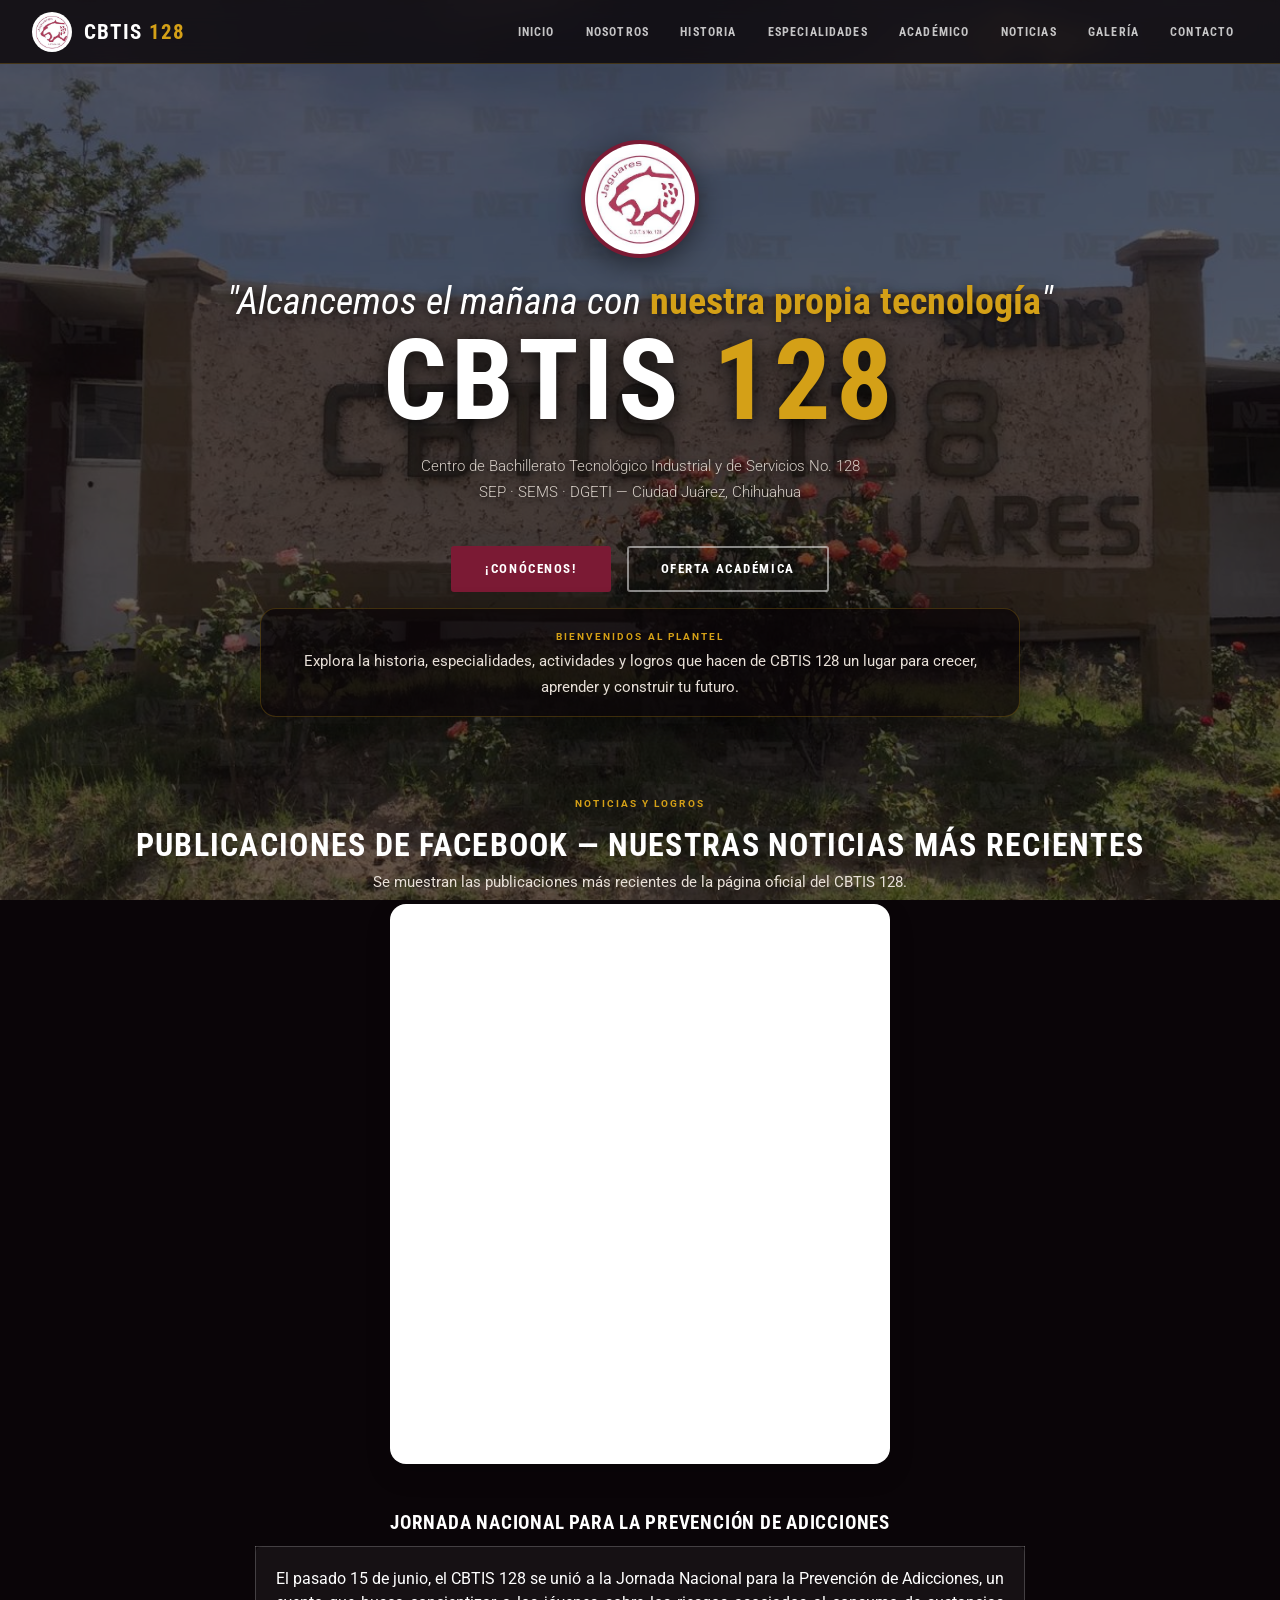
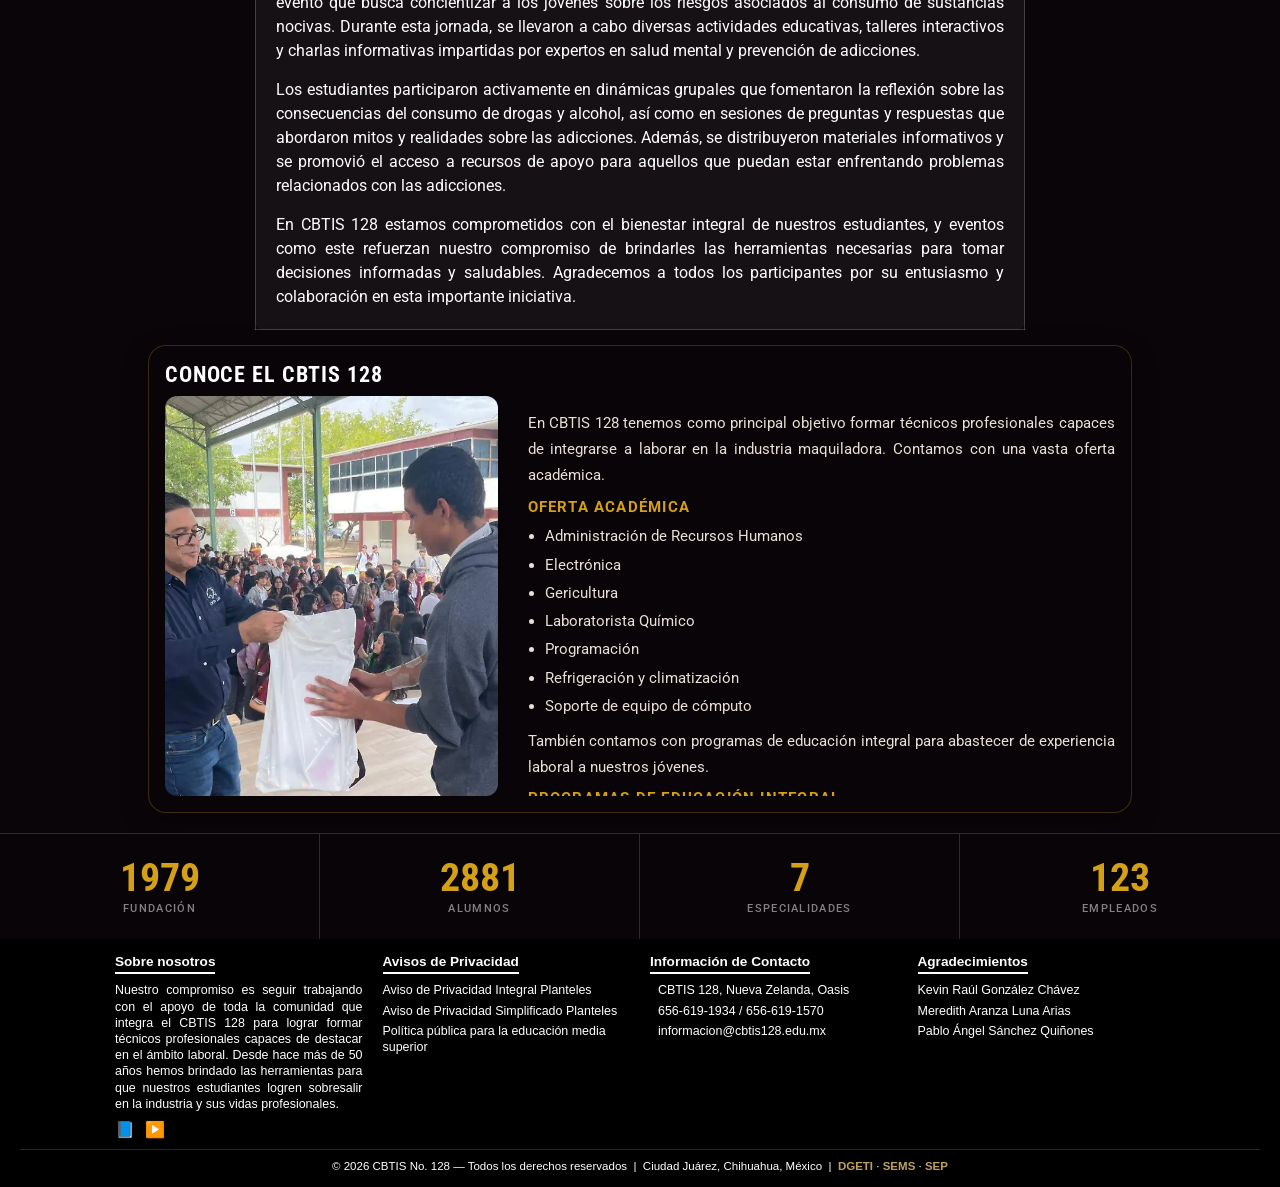
<file: index.html>
<!DOCTYPE html>
<html lang="es">
<head>
  <meta charset="UTF-8">
  <meta name="viewport" content="width=device-width, initial-scale=1.0">
  <meta name="description" content="Centro de Bachillerato Tecnológico Industrial y de Servicios No. 128 — Ciudad Juárez, Chihuahua. Formando bachilleres técnicos desde 1979.">
  <meta property="og:title" content="CBTIS No. 128 — Ciudad Juárez">
  <meta property="og:description" content="Bachillerato tecnológico bivalente con 7 especialidades técnicas. SEP · SEMS · DGETI">
  <meta property="og:type" content="website">
  <title>CBTIS No. 128 — Ciudad Juárez</title>

  
  <link rel="preconnect" href="https://fonts.googleapis.com">
  <link rel="preconnect" href="https://fonts.gstatic.com" crossorigin>
  <link href="https://fonts.googleapis.com/css2?family=Roboto:ital,wght@0,300;0,400;0,500;0,700;1,300&family=Roboto+Condensed:wght@400;700&display=swap" rel="stylesheet">
  <link rel="icon" href="logo.jpg" type="image/jpeg">

  
  <link rel="stylesheet" href="styles.css">
</head>
<body>


<div id="loader" role="status" aria-label="Cargando sitio">
  <div class="loader-ring"></div>
  <div class="loader-label">CBTIS 128</div>
</div>

<div class="watermark" aria-hidden="true"></div>


<nav id="navbar" aria-label="Navegación principal">
  <a class="nav-logo" href="index.html">
    <img class="nav-logo-img" src="logo.jpg" alt="Logo Jaguares CBTIS 128" width="40" height="40">
    <span class="nav-logo-text">CBTIS <span>128</span></span>
  </a>
  <ul class="nav-links" id="navLinks">
    <li><a href="index.html" aria-current="page">Inicio</a></li>
    <li><a href="nosotros.html">Nosotros</a></li>
    <li><a href="historia.html">Historia</a></li>
    <li><a href="especialidades.html">Especialidades</a></li>
    <li><a href="academico.html">Académico</a></li>
    <li><a href="noticias.html">Noticias</a></li>
    <li><a href="galeria.html">Galería</a></li>
    <li><a href="contacto.html">Contacto</a></li>
  </ul>
  <button id="hamburger" onclick="toggleMenu()" aria-label="Abrir menú" aria-expanded="false">
    <span></span><span></span><span></span>
  </button>
</nav>

<main id="main">

  
  <section class="page active" id="page-inicio" aria-label="Inicio">

    <div class="hero-content">
      <img class="hero-logo" src="logo.jpg" alt="Escudo institucional Jaguares CBTIS 128" width="110" height="110">
      <p class="hero-lema">"Alcancemos el mañana con <strong>nuestra propia tecnología</strong>"</p>
      <h1 class="hero-title-big">CBTIS <span>128</span></h1>
      <p class="hero-sub">
        Centro de Bachillerato Tecnológico Industrial y de Servicios No. 128<br>
        SEP · SEMS · DGETI — Ciudad Juárez, Chihuahua
      </p>
      <div class="hero-ctas">
        <a class="btn-primary" href="nosotros.html">¡Conócenos!</a>
        <a class="btn-outline" href="especialidades.html">Oferta académica</a>
      </div>
      <div class="hero-highlight">
        <span class="section-label">Bienvenidos al plantel</span>
        <p>Explora la historia, especialidades, actividades y logros que hacen de CBTIS 128 un lugar para crecer, aprender y construir tu futuro.</p>
      </div>
    </div>

    
    <div class="inner" style="padding: 2rem 2rem;">
      <div class="noticias-carrusel">
        <div class="noticias-header">
          <span class="section-label">Noticias y logros</span>
          <h2>Publicaciones de Facebook — Nuestras noticias más recientes</h2>
          <p>Se muestran las publicaciones más recientes de la página oficial del CBTIS 128.</p>
        </div>
        <div class="facebook-feed-wrap">
          <iframe
            class="facebook-feed"
            src="https://www.facebook.com/plugins/page.php?href=https%3A%2F%2Fwww.facebook.com%2Fprofile.php%3Fid%3D100075762974946&tabs=timeline&width=500&height=560&small_header=false&adapt_container_width=true&hide_cover=false&show_facepile=true&appId"
            loading="lazy"
            scrolling="no"
            frameborder="0"
            allowfullscreen="true"
            allow="autoplay; clipboard-write; encrypted-media; picture-in-picture; web-share"
            title="Publicaciones de Facebook del CBTIS 128">
          </iframe>
        </div>
      </div>
    </div>

    
    <article class="inicio-tables" aria-label="Jornada Nacional para la Prevención de Adicciones">
      <h3>Jornada Nacional para la PREVENCIÓN DE ADICCIONES</h3>
      <table class="sem-table">
        <tbody>
          <tr>
            <td>
              <p>El pasado 15 de junio, el CBTIS 128 se unió a la Jornada Nacional para la Prevención de Adicciones, un evento que busca concientizar a los jóvenes sobre los riesgos asociados al consumo de sustancias nocivas. Durante esta jornada, se llevaron a cabo diversas actividades educativas, talleres interactivos y charlas informativas impartidas por expertos en salud mental y prevención de adicciones.</p>
              <p>Los estudiantes participaron activamente en dinámicas grupales que fomentaron la reflexión sobre las consecuencias del consumo de drogas y alcohol, así como en sesiones de preguntas y respuestas que abordaron mitos y realidades sobre las adicciones. Además, se distribuyeron materiales informativos y se promovió el acceso a recursos de apoyo para aquellos que puedan estar enfrentando problemas relacionados con las adicciones.</p>
              <p>En CBTIS 128 estamos comprometidos con el bienestar integral de nuestros estudiantes, y eventos como este refuerzan nuestro compromiso de brindarles las herramientas necesarias para tomar decisiones informadas y saludables. Agradecemos a todos los participantes por su entusiasmo y colaboración en esta importante iniciativa.</p>
            </td>
          </tr>
        </tbody>
      </table>
    </article>

    
    <article class="inicio-info-card" aria-label="Información destacada del CBTIS 128">
      <h3>Conoce el CBTIS 128</h3>
      <div class="info-layout">
        <div class="info-image-zone">
          <img src="image.jpg" alt="Vista exterior del plantel CBTIS 128" loading="lazy" width="400" height="400">
        </div>
        <div class="inicio-info-scroll">
          <p>En CBTIS 128 tenemos como principal objetivo formar técnicos profesionales capaces de integrarse a laborar en la industria maquiladora. Contamos con una vasta oferta académica.</p>
          <h4>Oferta académica</h4>
          <ul>
            <li>Administración de Recursos Humanos</li>
            <li>Electrónica</li>
            <li>Gericultura</li>
            <li>Laboratorista Químico</li>
            <li>Programación</li>
            <li>Refrigeración y climatización</li>
            <li>Soporte de equipo de cómputo</li>
          </ul>
          <p>También contamos con programas de educación integral para abastecer de experiencia laboral a nuestros jóvenes.</p>
          <h4>Programas de educación integral</h4>
          <ul>
            <li>Fomento a la salud</li>
            <li>Educación Dual</li>
            <li>Prácticas Profesionales</li>
            <li>Servicio Social</li>
            <li>Bolsa de trabajo</li>
          </ul>
          <p>Desde hace más de 40 años hemos brindado las herramientas para que nuestros estudiantes logren sobresalir en la industria, pero también nuestros alumnos de las diferentes generaciones han obtenido importantes lugares en actividades deportivas, académicas, culturales y tecnológicas.</p>
          <h4>Grupos culturales</h4>
          <ul>
            <li>Banda de guerra</li>
            <li>Danza folclórica</li>
            <li>Escolta de bandera</li>
            <li>Artes</li>
            <li>Rondalla</li>
            <li>Música</li>
            <li>Teatro</li>
            <li>Declaración y oratoria</li>
            <li>Ajedrez</li>
            <li>Literatura</li>
          </ul>
          <h4>Grupos deportivos</h4>
          <ul>
            <li>Atletismo</li>
            <li>Fútbol</li>
            <li>Voleibol</li>
            <li>Béisbol</li>
            <li>Fútbol Americano</li>
          </ul>
          <p>Estamos comprometidos con la sociedad juarense. Por esto y mucho más, seguiremos alcanzando el mañana con nuestra propia tecnología. Somos Jaguares. Somos CBTIS 128.</p>
        </div>
      </div>
    </article>

   
    <div class="hero-stats" aria-label="Estadísticas del plantel">
      <div class="hstat"><span class="hstat-num">1979</span><span class="hstat-label">Fundación</span></div>
      <div class="hstat"><span class="hstat-num">2881</span><span class="hstat-label">Alumnos</span></div>
      <div class="hstat"><span class="hstat-num">7</span><span class="hstat-label">Especialidades</span></div>
      <div class="hstat"><span class="hstat-num">123</span><span class="hstat-label">Empleados</span></div>
    </div>

  </section>

</main>


<footer class="site-footer">
  <div class="footer-container">
    <div class="footer-column">
      <h3>Sobre nosotros</h3>
      <p>Nuestro compromiso es seguir trabajando con el apoyo de toda la comunidad que integra el CBTIS 128 para lograr formar técnicos profesionales capaces de destacar en el ámbito laboral. Desde hace más de 50 años hemos brindado las herramientas para que nuestros estudiantes logren sobresalir en la industria y sus vidas profesionales.</p>
      <div class="footer-socials">
        <a href="https://www.facebook.com/profile.php?id=100075762974946" target="_blank" rel="noopener noreferrer" class="social-icon" aria-label="Facebook del CBTIS 128">📘</a>
        <a href="#" target="_blank" rel="noopener noreferrer" class="social-icon" aria-label="YouTube del CBTIS 128">▶️</a>
      </div>
    </div>
    <div class="footer-column">
      <h3>Avisos de Privacidad</h3>
      <ul>
        <li><a href="#">Aviso de Privacidad Integral Planteles</a></li>
        <li><a href="#">Aviso de Privacidad Simplificado Planteles</a></li>
        <li><a href="#">Política pública para la educación media superior</a></li>
      </ul>
    </div>
    <div class="footer-column">
      <h3>Información de Contacto</h3>
      <ul class="contact-info">
        <li><span aria-hidden="true"></span> CBTIS 128, Nueva Zelanda, Oasis</li>
        <li><span aria-hidden="true"></span> 656-619-1934 / 656-619-1570</li>
        <li><span aria-hidden="true"></span> informacion@cbtis128.edu.mx</li>
      </ul>
    </div>
    <div class="footer-column">
      <h3>Agradecimientos</h3>
      <ul>
        <li>Kevin Raúl González Chávez</li>
        <li>Meredith Aranza Luna Arias</li>
        <li>Pablo Ángel Sánchez Quiñones</li>
      </ul>
    </div>
  </div>
  <div class="footer-bottom">
    <p>© 2026 CBTIS No. 128 — Todos los derechos reservados &nbsp;|&nbsp; Ciudad Juárez, Chihuahua, México &nbsp;|&nbsp;
    <a href="https://www.dgeti.sep.gob.mx" target="_blank" rel="noopener noreferrer">DGETI</a> ·
    <a href="https://www.sems.gob.mx" target="_blank" rel="noopener noreferrer">SEMS</a> ·
    <a href="https://www.gob.mx/sep" target="_blank" rel="noopener noreferrer">SEP</a></p>
  </div>
</footer>

<div id="toast" role="alert" aria-live="polite"></div>


<script src="script.js"></script>

</body>
</html>
</file>
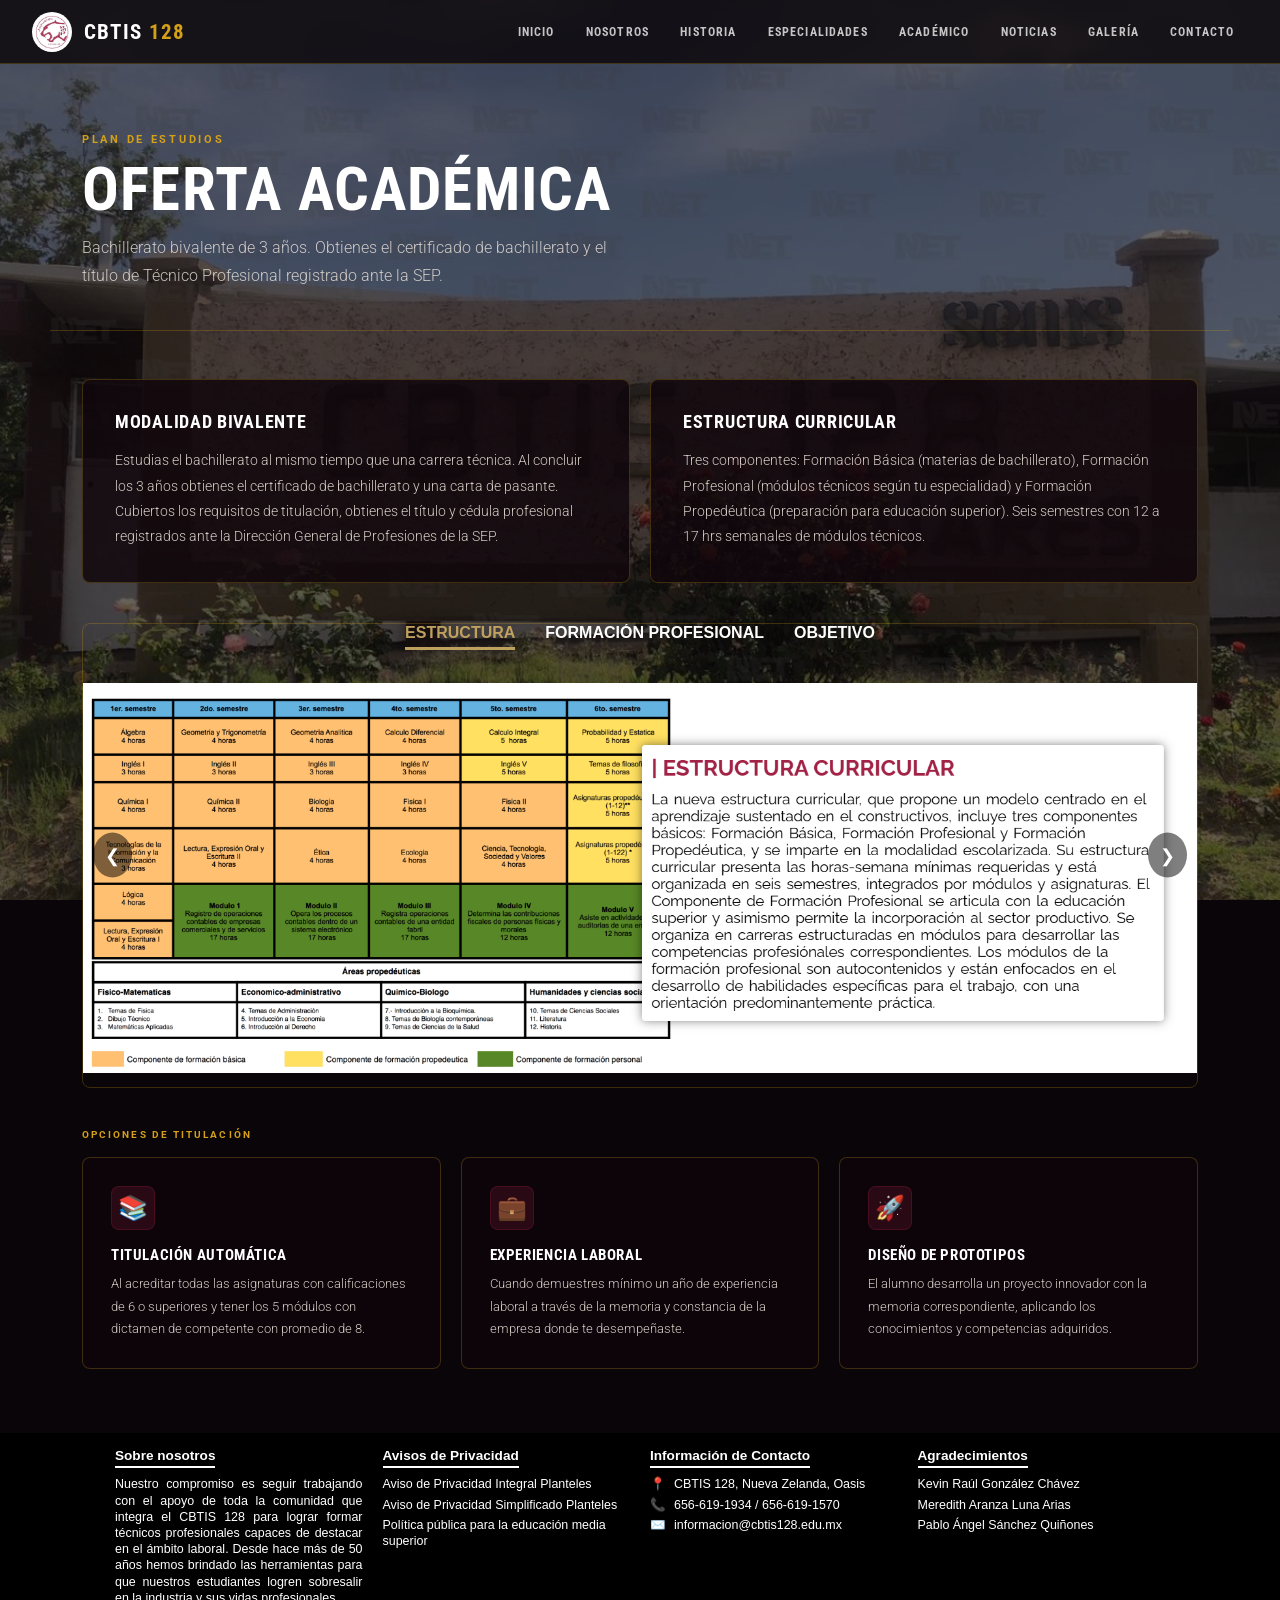
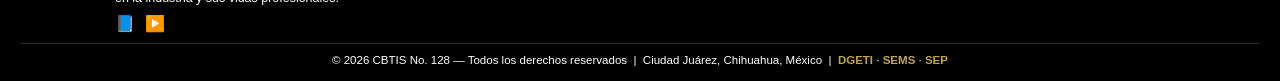
<file: academico.html>
<!DOCTYPE html>
<html lang="es">
<head>
  <meta charset="UTF-8">
  <meta name="viewport" content="width=device-width, initial-scale=1.0">
  <meta name="description" content="Centro de Bachillerato Tecnológico Industrial y de Servicios No. 128 — Ciudad Juárez, Chihuahua. Formando bachilleres técnicos desde 1979.">
  <meta property="og:title" content="CBTIS No. 128 — Ciudad Juárez">
  <meta property="og:description" content="Bachillerato tecnológico bivalente con 7 especialidades técnicas. SEP · SEMS · DGETI">
  <meta property="og:type" content="website">
  <title>CBTIS No. 128 — Oferta Académica</title>

  <link rel="preconnect" href="https://fonts.googleapis.com">
  <link rel="preconnect" href="https://fonts.gstatic.com" crossorigin>
  <link href="https://fonts.googleapis.com/css2?family=Roboto:ital,wght@0,300;0,400;0,500;0,700;1,300&family=Roboto+Condensed:wght@400;700&display=swap" rel="stylesheet">
  <link rel="stylesheet" href="styles.css">
  <link rel="icon" href="logo.jpg" type="image/jpeg">
</head>
<body>

<div id="loader" role="status" aria-label="Cargando sitio">
  <div class="loader-ring"></div>
  <div class="loader-label">CBTIS 128</div>
</div>

<div class="watermark" aria-hidden="true"></div>

<nav id="navbar" aria-label="Navegación principal">
  <a class="nav-logo" href="index.html">
    <img class="nav-logo-img" src="logo.jpg" alt="Logo Jaguares CBTIS 128" width="40" height="40">
    <span class="nav-logo-text">CBTIS <span>128</span></span>
  </a>
  <ul class="nav-links" id="navLinks">
    <li><a href="index.html">Inicio</a></li>
    <li><a href="nosotros.html">Nosotros</a></li>
    <li><a href="historia.html">Historia</a></li>
    <li><a href="especialidades.html">Especialidades</a></li>
    <li><a href="academico.html" aria-current="page">Académico</a></li>
    <li><a href="noticias.html">Noticias</a></li>
    <li><a href="galeria.html">Galería</a></li>
    <li><a href="contacto.html">Contacto</a></li>
  </ul>
  <button id="hamburger" onclick="toggleMenu()" aria-label="Abrir menú" aria-expanded="false">
    <span></span><span></span><span></span>
  </button>
</nav>

<main id="main">
  <section class="page active" id="page-academico" aria-label="Oferta Académica">
    <div class="page-header">
      <span class="page-eyebrow">Plan de estudios</span>
      <h2 class="page-title">Oferta Académica</h2>
      <p class="page-lead">Bachillerato bivalente de 3 años. Obtienes el certificado de bachillerato y el título de Técnico Profesional registrado ante la SEP.</p>
    </div>
    <div class="inner" style="padding-bottom:4rem">
      <div class="academico-layout">
        <div class="info-block">
          <h3>Modalidad bivalente</h3>
          <p>Estudias el bachillerato al mismo tiempo que una carrera técnica. Al concluir los 3 años obtienes el certificado de bachillerato y una carta de pasante. Cubiertos los requisitos de titulación, obtienes el título y cédula profesional registrados ante la Dirección General de Profesiones de la SEP.</p>
        </div>
        <div class="info-block">
          <h3>Estructura curricular</h3>
          <p>Tres componentes: Formación Básica (materias de bachillerato), Formación Profesional (módulos técnicos según tu especialidad) y Formación Propedéutica (preparación para educación superior). Seis semestres con 12 a 17 hrs semanales de módulos técnicos.</p>
        </div>
      </div>

      <span class="section-label"></span>
      <div class="sem-wrap">
        <div class="css-carousel">
          <input type="radio" name="carousel-control" id="slide-1" checked>
          <input type="radio" name="carousel-control" id="slide-2">
          <input type="radio" name="carousel-control" id="slide-3">
          <div class="tabs-carousel-nav">
            <label for="slide-1" class="tab-btn btn-obj">ESTRUCTURA</label>
            <label for="slide-2" class="tab-btn btn-est">FORMACIÓN PROFESIONAL</label>
            <label for="slide-3" class="tab-btn btn-form">OBJETIVO</label>
          </div>
          <div class="slides-container">
            <div class="slide"><img src="plan.jpg"     alt="Estructura del plan de estudios" loading="lazy"></div>
            <div class="slide"><img src="forma.jpg"    alt="Formación profesional" loading="lazy"></div>
            <div class="slide"><img src="proyecto.jpg" alt="Objetivo del proyecto educativo" loading="lazy"></div>
          </div>
          <div class="carousel-nav">
            <div class="nav-set set-1">
              <label for="slide-3" class="arrow prev" aria-label="Anterior">&#10094;</label>
              <label for="slide-2" class="arrow next" aria-label="Siguiente">&#10095;</label>
            </div>
            <div class="nav-set set-2">
              <label for="slide-1" class="arrow prev" aria-label="Anterior">&#10094;</label>
              <label for="slide-3" class="arrow next" aria-label="Siguiente">&#10095;</label>
            </div>
            <div class="nav-set set-3">
              <label for="slide-2" class="arrow prev" aria-label="Anterior">&#10094;</label>
              <label for="slide-1" class="arrow next" aria-label="Siguiente">&#10095;</label>
            </div>
          </div>
        </div>
      </div>

      <span class="section-label" style="margin-top:2.5rem; display:block">Opciones de titulación</span>
      <div class="tit-cards">
        <div class="tit-card"><div class="tit-icon" aria-hidden="true">📚</div><h4>Titulación Automática</h4><p>Al acreditar todas las asignaturas con calificaciones de 6 o superiores y tener los 5 módulos con dictamen de competente con promedio de 8.</p></div>
        <div class="tit-card"><div class="tit-icon" aria-hidden="true">💼</div><h4>Experiencia Laboral</h4><p>Cuando demuestres mínimo un año de experiencia laboral a través de la memoria y constancia de la empresa donde te desempeñaste.</p></div>
        <div class="tit-card"><div class="tit-icon" aria-hidden="true">🚀</div><h4>Diseño de Prototipos</h4><p>El alumno desarrolla un proyecto innovador con la memoria correspondiente, aplicando los conocimientos y competencias adquiridos.</p></div>
      </div>
    </div>
  </section>
</main>

<footer class="site-footer">
  <div class="footer-container">
    <div class="footer-column">
      <h3>Sobre nosotros</h3>
      <p>Nuestro compromiso es seguir trabajando con el apoyo de toda la comunidad que integra el CBTIS 128 para lograr formar técnicos profesionales capaces de destacar en el ámbito laboral. Desde hace más de 50 años hemos brindado las herramientas para que nuestros estudiantes logren sobresalir en la industria y sus vidas profesionales.</p>
      <div class="footer-socials">
        <a href="https://www.facebook.com/profile.php?id=100075762974946" target="_blank" rel="noopener noreferrer" class="social-icon" aria-label="Facebook del CBTIS 128">📘</a>
        <a href="#" target="_blank" rel="noopener noreferrer" class="social-icon" aria-label="YouTube del CBTIS 128">▶️</a>
      </div>
    </div>
    <div class="footer-column">
      <h3>Avisos de Privacidad</h3>
      <ul>
        <li><a href="#">Aviso de Privacidad Integral Planteles</a></li>
        <li><a href="#">Aviso de Privacidad Simplificado Planteles</a></li>
        <li><a href="#">Política pública para la educación media superior</a></li>
      </ul>
    </div>
    <div class="footer-column">
      <h3>Información de Contacto</h3>
      <ul class="contact-info">
        <li><span aria-hidden="true">📍</span> CBTIS 128, Nueva Zelanda, Oasis</li>
        <li><span aria-hidden="true">📞</span> 656-619-1934 / 656-619-1570</li>
        <li><span aria-hidden="true">✉️</span> informacion@cbtis128.edu.mx</li>
      </ul>
    </div>
    <div class="footer-column">
      <h3>Agradecimientos</h3>
      <ul>
        <li>Kevin Raúl González Chávez</li>
        <li>Meredith Aranza Luna Arias</li>
        <li>Pablo Ángel Sánchez Quiñones</li>
      </ul>
    </div>
  </div>
  <div class="footer-bottom">
    <p>© 2026 CBTIS No. 128 — Todos los derechos reservados &nbsp;|&nbsp; Ciudad Juárez, Chihuahua, México &nbsp;|&nbsp;
    <a href="https://www.dgeti.sep.gob.mx" target="_blank" rel="noopener noreferrer">DGETI</a> ·
    <a href="https://www.sems.gob.mx" target="_blank" rel="noopener noreferrer">SEMS</a> ·
    <a href="https://www.gob.mx/sep" target="_blank" rel="noopener noreferrer">SEP</a></p>
  </div>
</footer>

<div id="toast" role="alert" aria-live="polite"></div>
<script src="script.js"></script>

</body>
</html>
</file>
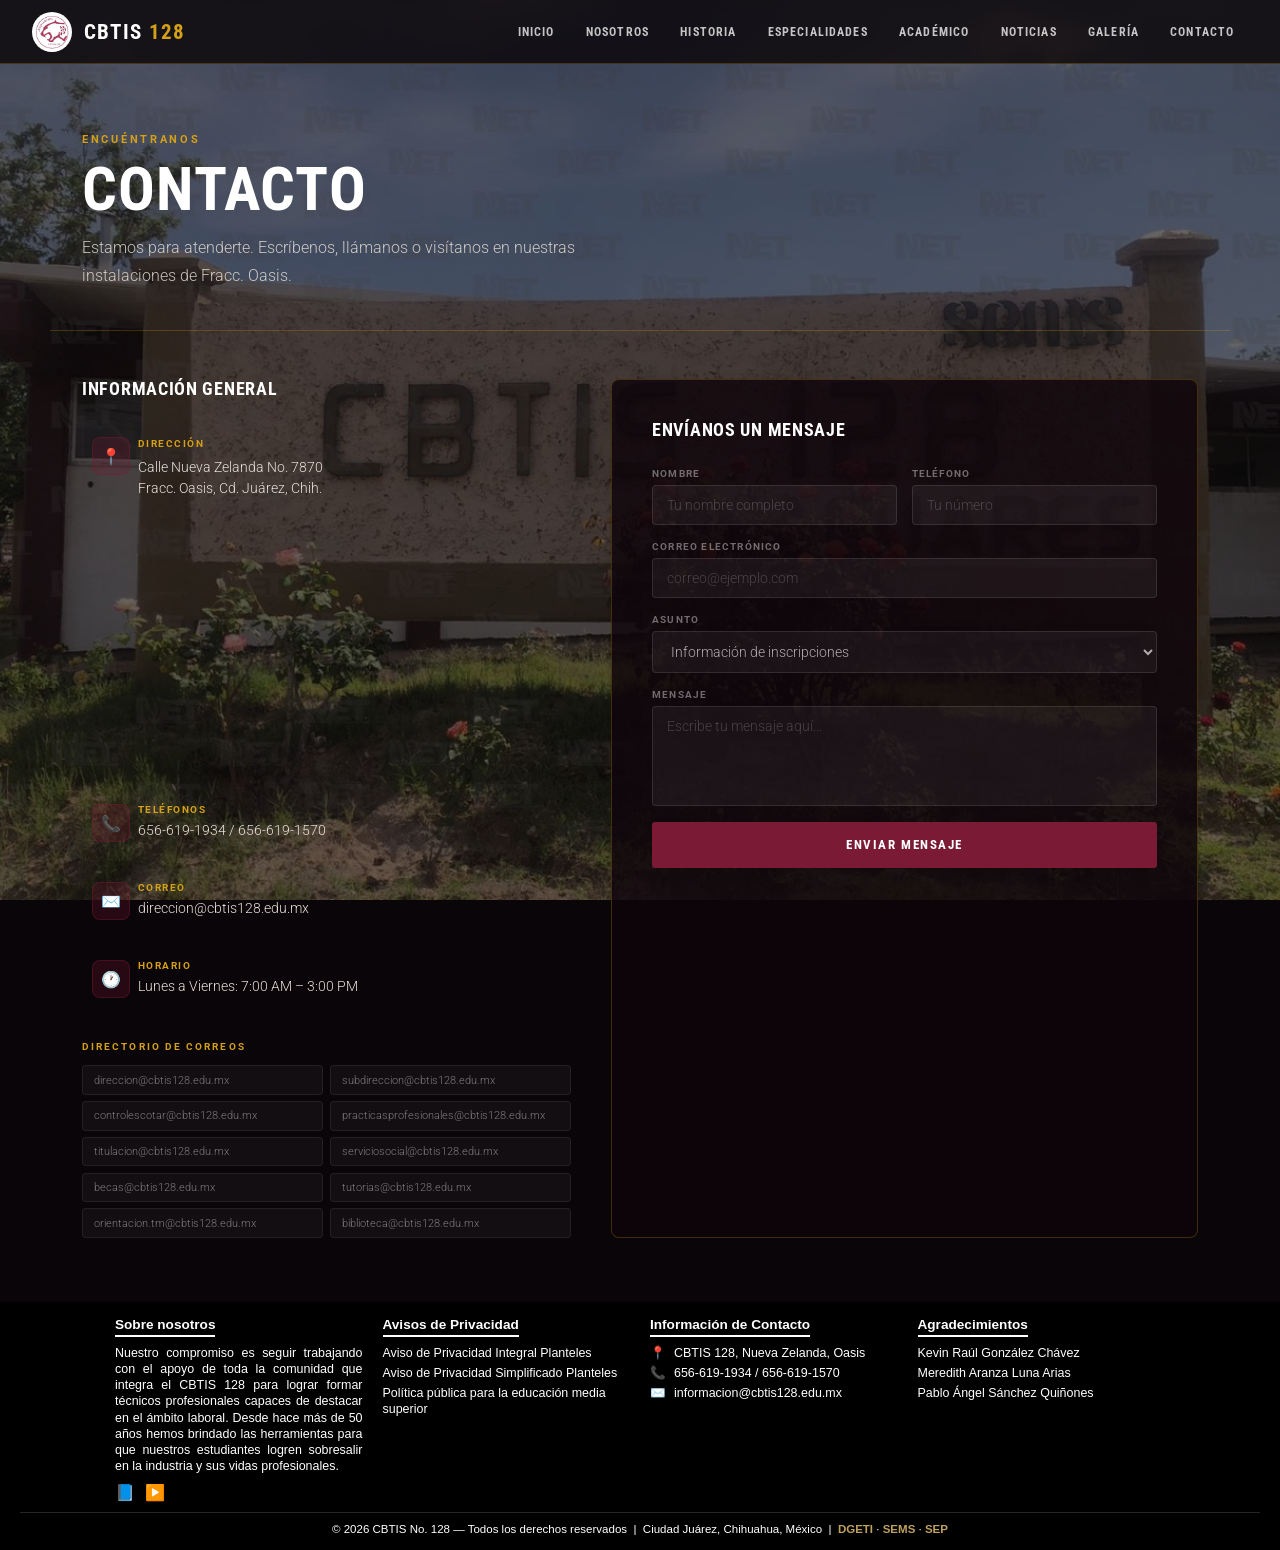
<file: contacto.html>
<!DOCTYPE html>
<html lang="es">
<head>
  <meta charset="UTF-8">
  <meta name="viewport" content="width=device-width, initial-scale=1.0">
  <meta name="description" content="Centro de Bachillerato Tecnológico Industrial y de Servicios No. 128 — Ciudad Juárez, Chihuahua. Formando bachilleres técnicos desde 1979.">
  <meta property="og:title" content="CBTIS No. 128 — Ciudad Juárez">
  <meta property="og:description" content="Bachillerato tecnológico bivalente con 7 especialidades técnicas. SEP · SEMS · DGETI">
  <meta property="og:type" content="website">
  <title>CBTIS No. 128 — Contacto</title>

  <link rel="preconnect" href="https://fonts.googleapis.com">
  <link rel="preconnect" href="https://fonts.gstatic.com" crossorigin>
  <link href="https://fonts.googleapis.com/css2?family=Roboto:ital,wght@0,300;0,400;0,500;0,700;1,300&family=Roboto+Condensed:wght@400;700&display=swap" rel="stylesheet">
  <link rel="stylesheet" href="styles.css">
  <link rel="icon" href="logo.jpg" type="image/jpeg">
</head>
<body>

<div id="loader" role="status" aria-label="Cargando sitio">
  <div class="loader-ring"></div>
  <div class="loader-label">CBTIS 128</div>
</div>

<div class="watermark" aria-hidden="true"></div>

<nav id="navbar" aria-label="Navegación principal">
  <a class="nav-logo" href="index.html">
    <img class="nav-logo-img" src="logo.jpg" alt="Logo Jaguares CBTIS 128" width="40" height="40">
    <span class="nav-logo-text">CBTIS <span>128</span></span>
  </a>
  <ul class="nav-links" id="navLinks">
    <li><a href="index.html">Inicio</a></li>
    <li><a href="nosotros.html">Nosotros</a></li>
    <li><a href="historia.html">Historia</a></li>
    <li><a href="especialidades.html">Especialidades</a></li>
    <li><a href="academico.html">Académico</a></li>
    <li><a href="noticias.html">Noticias</a></li>
    <li><a href="galeria.html">Galería</a></li>
    <li><a href="contacto.html" aria-current="page">Contacto</a></li>
  </ul>
  <button id="hamburger" onclick="toggleMenu()" aria-label="Abrir menú" aria-expanded="false">
    <span></span><span></span><span></span>
  </button>
</nav>

<main id="main">
  <section class="page active" id="page-contacto" aria-label="Contacto">
    <div class="page-header">
      <span class="page-eyebrow">Encuéntranos</span>
      <h2 class="page-title">Contacto</h2>
      <p class="page-lead">Estamos para atenderte. Escríbenos, llámanos o visítanos en nuestras instalaciones de Fracc. Oasis.</p>
    </div>
    <div class="inner" style="padding-bottom:4rem">
      <div class="contacto-layout">
        <div class="contact-info">
          <h3>Información general</h3>
          <ul class="c-list">
            <li class="c-item">
              <div class="c-icon" aria-hidden="true">📍</div>
              <div style="width:100%">
                <a href="https://www.google.com/maps/search/?api=1&query=CBTIS+128+Ciudad+Juarez" target="_blank" rel="noopener noreferrer" aria-label="Ver ubicación en Google Maps">
                  <div style="margin-bottom:15px;cursor:pointer">
                    <strong>Dirección</strong>
                    <p style="margin:5px 0 0 0">Calle Nueva Zelanda No. 7870<br>Fracc. Oasis, Cd. Juárez, Chih.</p>
                  </div>
                </a>
                <iframe
                  src="https://maps.google.com/maps?q=CBTIS%20128%20Ciudad%20Juarez&t=&z=15&ie=UTF8&iwloc=&output=embed"
                  width="100%" height="250"
                  style="border:0;border-radius:8px;display:block"
                  loading="lazy"
                  allowfullscreen
                  referrerpolicy="no-referrer-when-downgrade"
                  title="Mapa de ubicación del CBTIS 128">
                </iframe>
              </div>
            </li>
            <li class="c-item">
              <div class="c-icon" aria-hidden="true">📞</div>
              <div><strong>Teléfonos</strong><p><a href="tel:6566191934">656-619-1934</a> / <a href="tel:6566191570">656-619-1570</a></p></div>
            </li>
            <li class="c-item">
              <div class="c-icon" aria-hidden="true">✉️</div>
              <div><strong>Correo</strong><p><a href="mailto:direccion@cbtis128.edu.mx">direccion@cbtis128.edu.mx</a></p></div>
            </li>
            <li class="c-item">
              <div class="c-icon" aria-hidden="true">🕐</div>
              <div><strong>Horario</strong><p>Lunes a Viernes: 7:00 AM – 3:00 PM</p></div>
            </li>
          </ul>
          <span class="dir-title">Directorio de correos</span>
          <div class="dir-list">
            <div class="dir-tag">direccion@cbtis128.edu.mx</div>
            <div class="dir-tag">subdireccion@cbtis128.edu.mx</div>
            <div class="dir-tag">controlescotar@cbtis128.edu.mx</div>
            <div class="dir-tag">practicasprofesionales@cbtis128.edu.mx</div>
            <div class="dir-tag">titulacion@cbtis128.edu.mx</div>
            <div class="dir-tag">serviciosocial@cbtis128.edu.mx</div>
            <div class="dir-tag">becas@cbtis128.edu.mx</div>
            <div class="dir-tag">tutorias@cbtis128.edu.mx</div>
            <div class="dir-tag">orientacion.tm@cbtis128.edu.mx</div>
            <div class="dir-tag">biblioteca@cbtis128.edu.mx</div>
          </div>
        </div>

        <div class="contact-form-wrap">
          <h3>Envíanos un mensaje</h3>
          <div class="form-grid">
            <div class="fg"><label for="fn">Nombre</label><input type="text" id="fn" placeholder="Tu nombre completo" autocomplete="name"></div>
            <div class="fg"><label for="ftel">Teléfono</label><input type="tel" id="ftel" placeholder="Tu número" autocomplete="tel"></div>
            <div class="fg full"><label for="fe">Correo electrónico</label><input type="email" id="fe" placeholder="correo@ejemplo.com" autocomplete="email"></div>
            <div class="fg full">
              <label for="fas">Asunto</label>
              <select id="fas">
                <option>Información de inscripciones</option>
                <option>Oferta educativa</option>
                <option>Servicios escolares</option>
                <option>Becas y apoyos</option>
                <option>Otro</option>
              </select>
            </div>
            <div class="fg full"><label for="fmsg">Mensaje</label><textarea id="fmsg" placeholder="Escribe tu mensaje aquí..."></textarea></div>
            <div class="fg full">
              <button class="btn-primary" style="width:100%;justify-content:center" onclick="handleContact()">Enviar mensaje</button>
            </div>
          </div>
        </div>
      </div>
    </div>
  </section>
</main>

<footer class="site-footer">
  <div class="footer-container">
    <div class="footer-column">
      <h3>Sobre nosotros</h3>
      <p>Nuestro compromiso es seguir trabajando con el apoyo de toda la comunidad que integra el CBTIS 128 para lograr formar técnicos profesionales capaces de destacar en el ámbito laboral. Desde hace más de 50 años hemos brindado las herramientas para que nuestros estudiantes logren sobresalir en la industria y sus vidas profesionales.</p>
      <div class="footer-socials">
        <a href="https://www.facebook.com/profile.php?id=100075762974946" target="_blank" rel="noopener noreferrer" class="social-icon" aria-label="Facebook del CBTIS 128">📘</a>
        <a href="#" target="_blank" rel="noopener noreferrer" class="social-icon" aria-label="YouTube del CBTIS 128">▶️</a>
      </div>
    </div>
    <div class="footer-column">
      <h3>Avisos de Privacidad</h3>
      <ul>
        <li><a href="#">Aviso de Privacidad Integral Planteles</a></li>
        <li><a href="#">Aviso de Privacidad Simplificado Planteles</a></li>
        <li><a href="#">Política pública para la educación media superior</a></li>
      </ul>
    </div>
    <div class="footer-column">
      <h3>Información de Contacto</h3>
      <ul class="contact-info">
        <li><span aria-hidden="true">📍</span> CBTIS 128, Nueva Zelanda, Oasis</li>
        <li><span aria-hidden="true">📞</span> 656-619-1934 / 656-619-1570</li>
        <li><span aria-hidden="true">✉️</span> informacion@cbtis128.edu.mx</li>
      </ul>
    </div>
    <div class="footer-column">
      <h3>Agradecimientos</h3>
      <ul>
        <li>Kevin Raúl González Chávez</li>
        <li>Meredith Aranza Luna Arias</li>
        <li>Pablo Ángel Sánchez Quiñones</li>
      </ul>
    </div>
  </div>
  <div class="footer-bottom">
    <p>© 2026 CBTIS No. 128 — Todos los derechos reservados &nbsp;|&nbsp; Ciudad Juárez, Chihuahua, México &nbsp;|&nbsp;
    <a href="https://www.dgeti.sep.gob.mx" target="_blank" rel="noopener noreferrer">DGETI</a> ·
    <a href="https://www.sems.gob.mx" target="_blank" rel="noopener noreferrer">SEMS</a> ·
    <a href="https://www.gob.mx/sep" target="_blank" rel="noopener noreferrer">SEP</a></p>
  </div>
</footer>

<div id="toast" role="alert" aria-live="polite"></div>
<script src="script.js"></script>

</body>
</html>
</file>
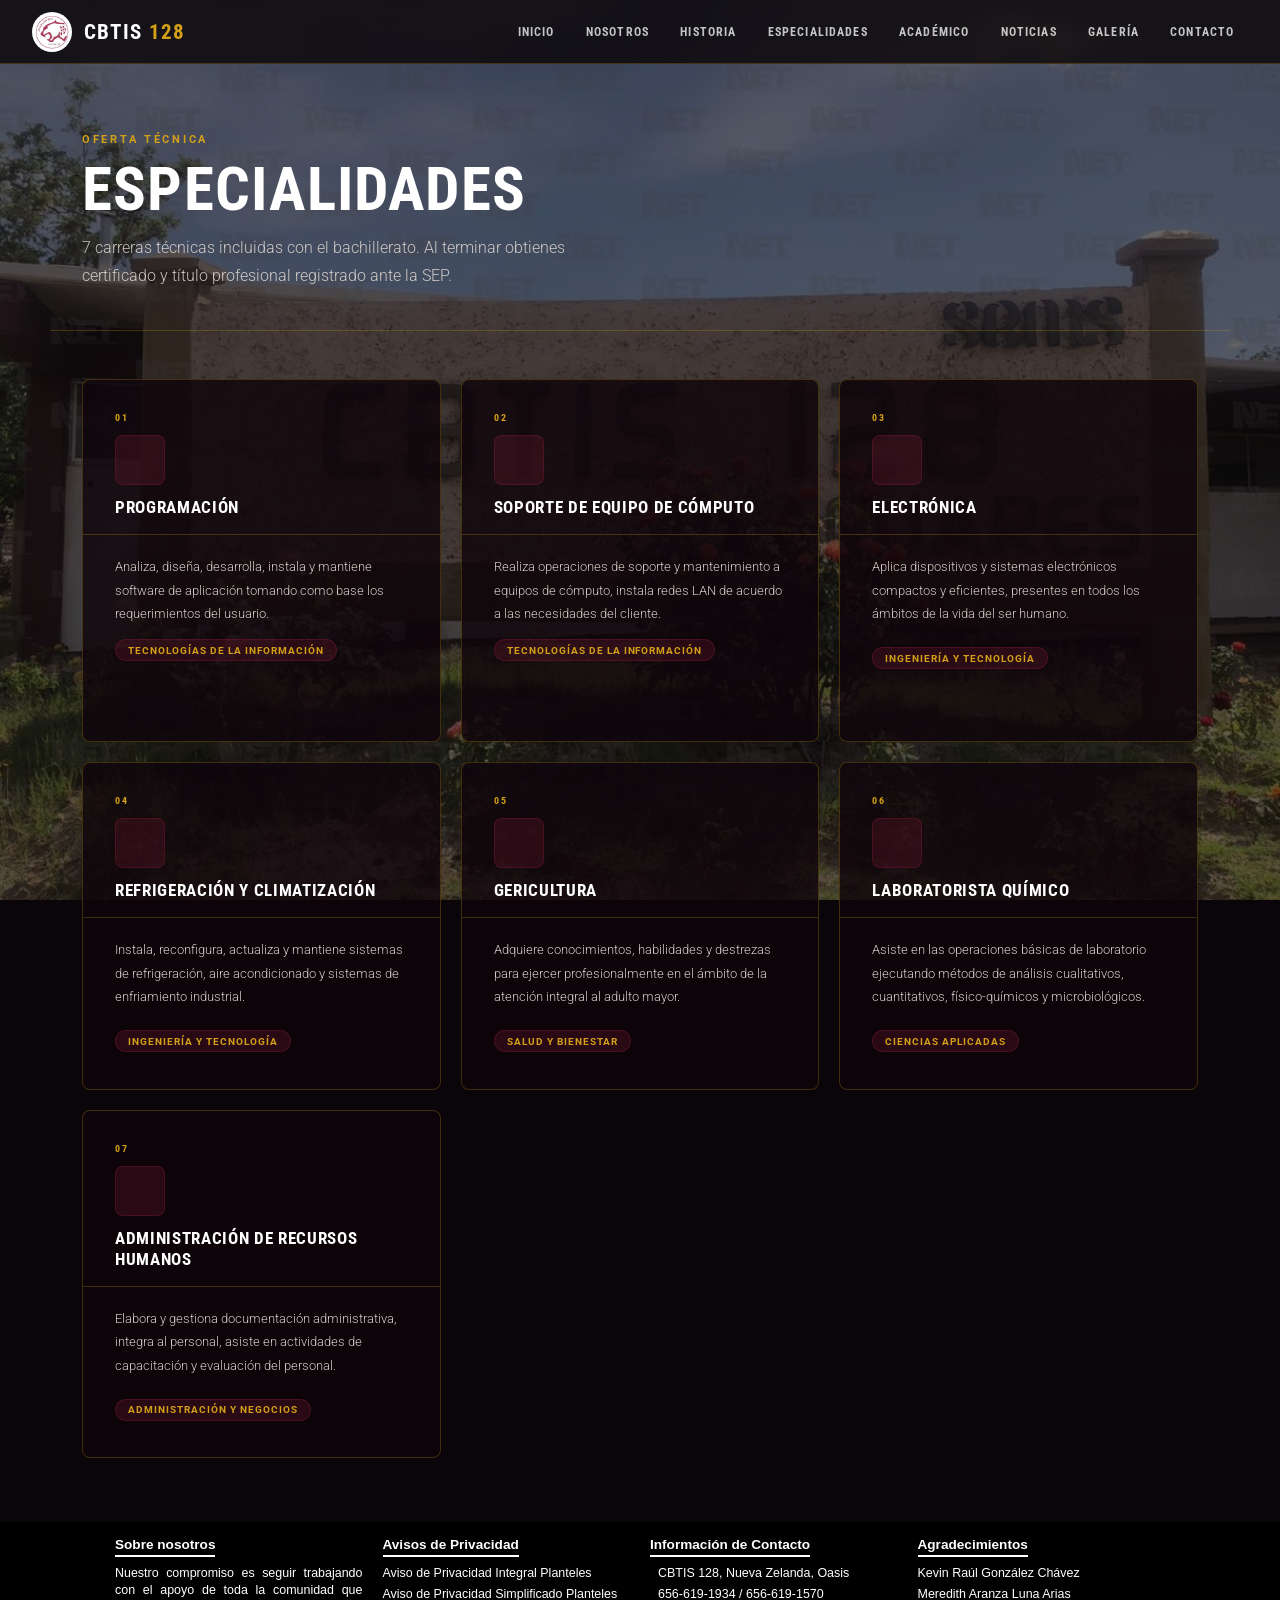
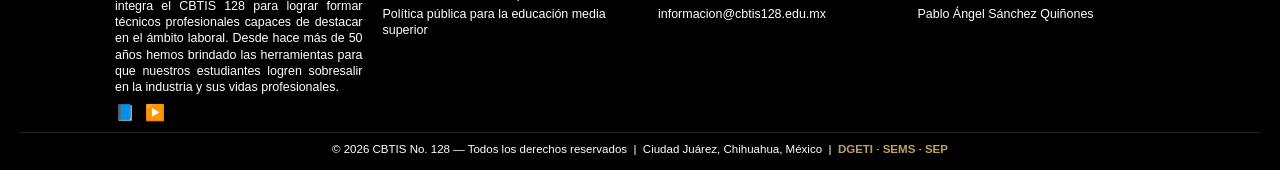
<file: especialidades.html>
<!DOCTYPE html>
<html lang="es">
<head>
  <meta charset="UTF-8">
  <meta name="viewport" content="width=device-width, initial-scale=1.0">
  <meta name="description" content="Centro de Bachillerato Tecnológico Industrial y de Servicios No. 128 — Ciudad Juárez, Chihuahua. Formando bachilleres técnicos desde 1979.">
  <meta property="og:title" content="CBTIS No. 128 — Ciudad Juárez">
  <meta property="og:description" content="Bachillerato tecnológico bivalente con 7 especialidades técnicas. SEP · SEMS · DGETI">
  <meta property="og:type" content="website">
  <title>CBTIS No. 128 — Especialidades</title>

  <link rel="preconnect" href="https://fonts.googleapis.com">
  <link rel="preconnect" href="https://fonts.gstatic.com" crossorigin>
  <link href="https://fonts.googleapis.com/css2?family=Roboto:ital,wght@0,300;0,400;0,500;0,700;1,300&family=Roboto+Condensed:wght@400;700&display=swap" rel="stylesheet">
  <link rel="stylesheet" href="styles.css">
</head>
<body>

<div id="loader" role="status" aria-label="Cargando sitio">
  <div class="loader-ring"></div>
  <div class="loader-label">CBTIS 128</div>
</div>

<div class="watermark" aria-hidden="true"></div>

<nav id="navbar" aria-label="Navegación principal">
  <a class="nav-logo" href="index.html">
    <img class="nav-logo-img" src="logo.jpg" alt="Logo Jaguares CBTIS 128" width="40" height="40">
    <span class="nav-logo-text">CBTIS <span>128</span></span>
  </a>
  <ul class="nav-links" id="navLinks">
    <li><a href="index.html">Inicio</a></li>
    <li><a href="nosotros.html">Nosotros</a></li>
    <li><a href="historia.html">Historia</a></li>
    <li><a href="especialidades.html" aria-current="page">Especialidades</a></li>
    <li><a href="academico.html">Académico</a></li>
    <li><a href="noticias.html">Noticias</a></li>
    <li><a href="galeria.html">Galería</a></li>
    <li><a href="contacto.html">Contacto</a></li>
  </ul>
  <button id="hamburger" onclick="toggleMenu()" aria-label="Abrir menú" aria-expanded="false">
    <span></span><span></span><span></span>
  </button>
</nav>

<main id="main">
  <section class="page active" id="page-especialidades" aria-label="Especialidades">
    <div class="page-header">
      <span class="page-eyebrow">Oferta técnica</span>
      <h2 class="page-title">Especialidades</h2>
      <p class="page-lead">7 carreras técnicas incluidas con el bachillerato. Al terminar obtienes certificado y título profesional registrado ante la SEP.</p>
    </div>
    <div class="inner" style="padding-bottom:4rem">
      <div class="esp-grid">
        <div class="esp-card" onclick="this.classList.toggle('active')">
          <div class="esp-card-top"><span class="esp-num">01</span><div class="esp-icon" aria-hidden="true"></div><h3>Programación</h3></div>
          <div class="esp-card-body"><p>Analiza, diseña, desarrolla, instala y mantiene software de aplicación tomando como base los requerimientos del usuario.</p><span class="esp-tag">Tecnologías de la Información</span><a href="programacion.pdf" class="esp-btn-ver">Ver más</a></div>
        </div>
        <div class="esp-card" onclick="this.classList.toggle('active')">
          <div class="esp-card-top"><span class="esp-num">02</span><div class="esp-icon" aria-hidden="true"></div><h3>Soporte de Equipo de Cómputo</h3></div>
          <div class="esp-card-body"><p>Realiza operaciones de soporte y mantenimiento a equipos de cómputo, instala redes LAN de acuerdo a las necesidades del cliente.</p><span class="esp-tag">Tecnologías de la Información</span><a href="soporte-computo.pdf" class="esp-btn-ver">Ver más</a></div>
        </div>
        <div class="esp-card" onclick="this.classList.toggle('active')">
          <div class="esp-card-top"><span class="esp-num">03</span><div class="esp-icon" aria-hidden="true"></div><h3>Electrónica</h3></div>
          <div class="esp-card-body"><p>Aplica dispositivos y sistemas electrónicos compactos y eficientes, presentes en todos los ámbitos de la vida del ser humano.</p><span class="esp-tag">Ingeniería y Tecnología</span><a href="electronica.pdf" class="esp-btn-ver">Ver más</a></div>
        </div>
        <div class="esp-card" onclick="this.classList.toggle('active')">
          <div class="esp-card-top"><span class="esp-num">04</span><div class="esp-icon" aria-hidden="true"></div><h3>Refrigeración y Climatización</h3></div>
          <div class="esp-card-body"><p>Instala, reconfigura, actualiza y mantiene sistemas de refrigeración, aire acondicionado y sistemas de enfriamiento industrial.</p><span class="esp-tag">Ingeniería y Tecnología</span><a href="refrigeracion.pdf" class="esp-btn-ver">Ver más</a></div>
        </div>
        <div class="esp-card" onclick="this.classList.toggle('active')">
          <div class="esp-card-top"><span class="esp-num">05</span><div class="esp-icon" aria-hidden="true"></div><h3>Gericultura</h3></div>
          <div class="esp-card-body"><p>Adquiere conocimientos, habilidades y destrezas para ejercer profesionalmente en el ámbito de la atención integral al adulto mayor.</p><span class="esp-tag">Salud y Bienestar</span><a href="gericultura.pdf" class="esp-btn-ver">Ver más</a></div>
        </div>
        <div class="esp-card" onclick="this.classList.toggle('active')">
          <div class="esp-card-top"><span class="esp-num">06</span><div class="esp-icon" aria-hidden="true"></div><h3>Laboratorista Químico</h3></div>
          <div class="esp-card-body"><p>Asiste en las operaciones básicas de laboratorio ejecutando métodos de análisis cualitativos, cuantitativos, físico-químicos y microbiológicos.</p><span class="esp-tag">Ciencias Aplicadas</span><a href="laboratorista-quimico.pdf" class="esp-btn-ver">Ver más</a></div>
        </div>
        <div class="esp-card" onclick="this.classList.toggle('active')">
          <div class="esp-card-top"><span class="esp-num">07</span><div class="esp-icon" aria-hidden="true"></div><h3>Administración de Recursos Humanos</h3></div>
          <div class="esp-card-body"><p>Elabora y gestiona documentación administrativa, integra al personal, asiste en actividades de capacitación y evaluación del personal.</p><span class="esp-tag">Administración y Negocios</span><a href="admin-rrhh.pdf" class="esp-btn-ver">Ver más</a></div>
        </div>
      </div>
    </div>
  </section>
</main>

<footer class="site-footer">
  <div class="footer-container">
    <div class="footer-column">
      <h3>Sobre nosotros</h3>
      <p>Nuestro compromiso es seguir trabajando con el apoyo de toda la comunidad que integra el CBTIS 128 para lograr formar técnicos profesionales capaces de destacar en el ámbito laboral. Desde hace más de 50 años hemos brindado las herramientas para que nuestros estudiantes logren sobresalir en la industria y sus vidas profesionales.</p>
      <div class="footer-socials">
        <a href="https://www.facebook.com/profile.php?id=100075762974946" target="_blank" rel="noopener noreferrer" class="social-icon" aria-label="Facebook del CBTIS 128">📘</a>
        <a href="#" target="_blank" rel="noopener noreferrer" class="social-icon" aria-label="YouTube del CBTIS 128">▶️</a>
      </div>
    </div>
    <div class="footer-column">
      <h3>Avisos de Privacidad</h3>
      <ul>
        <li><a href="#">Aviso de Privacidad Integral Planteles</a></li>
        <li><a href="#">Aviso de Privacidad Simplificado Planteles</a></li>
        <li><a href="#">Política pública para la educación media superior</a></li>
      </ul>
    </div>
    <div class="footer-column">
      <h3>Información de Contacto</h3>
      <ul class="contact-info">
        <li><span aria-hidden="true"></span> CBTIS 128, Nueva Zelanda, Oasis</li>
        <li><span aria-hidden="true"></span> 656-619-1934 / 656-619-1570</li>
        <li><span aria-hidden="true"></span> informacion@cbtis128.edu.mx</li>
      </ul>
    </div>
    <div class="footer-column">
      <h3>Agradecimientos</h3>
      <ul>
        <li>Kevin Raúl González Chávez</li>
        <li>Meredith Aranza Luna Arias</li>
        <li>Pablo Ángel Sánchez Quiñones</li>
      </ul>
    </div>
  </div>
  <div class="footer-bottom">
    <p>© 2026 CBTIS No. 128 — Todos los derechos reservados &nbsp;|&nbsp; Ciudad Juárez, Chihuahua, México &nbsp;|&nbsp;
    <a href="https://www.dgeti.sep.gob.mx" target="_blank" rel="noopener noreferrer">DGETI</a> ·
    <a href="https://www.sems.gob.mx" target="_blank" rel="noopener noreferrer">SEMS</a> ·
    <a href="https://www.gob.mx/sep" target="_blank" rel="noopener noreferrer">SEP</a></p>
  </div>
</footer>

<div id="toast" role="alert" aria-live="polite"></div>
<script src="script.js"></script>

</body>
</html>
</file>
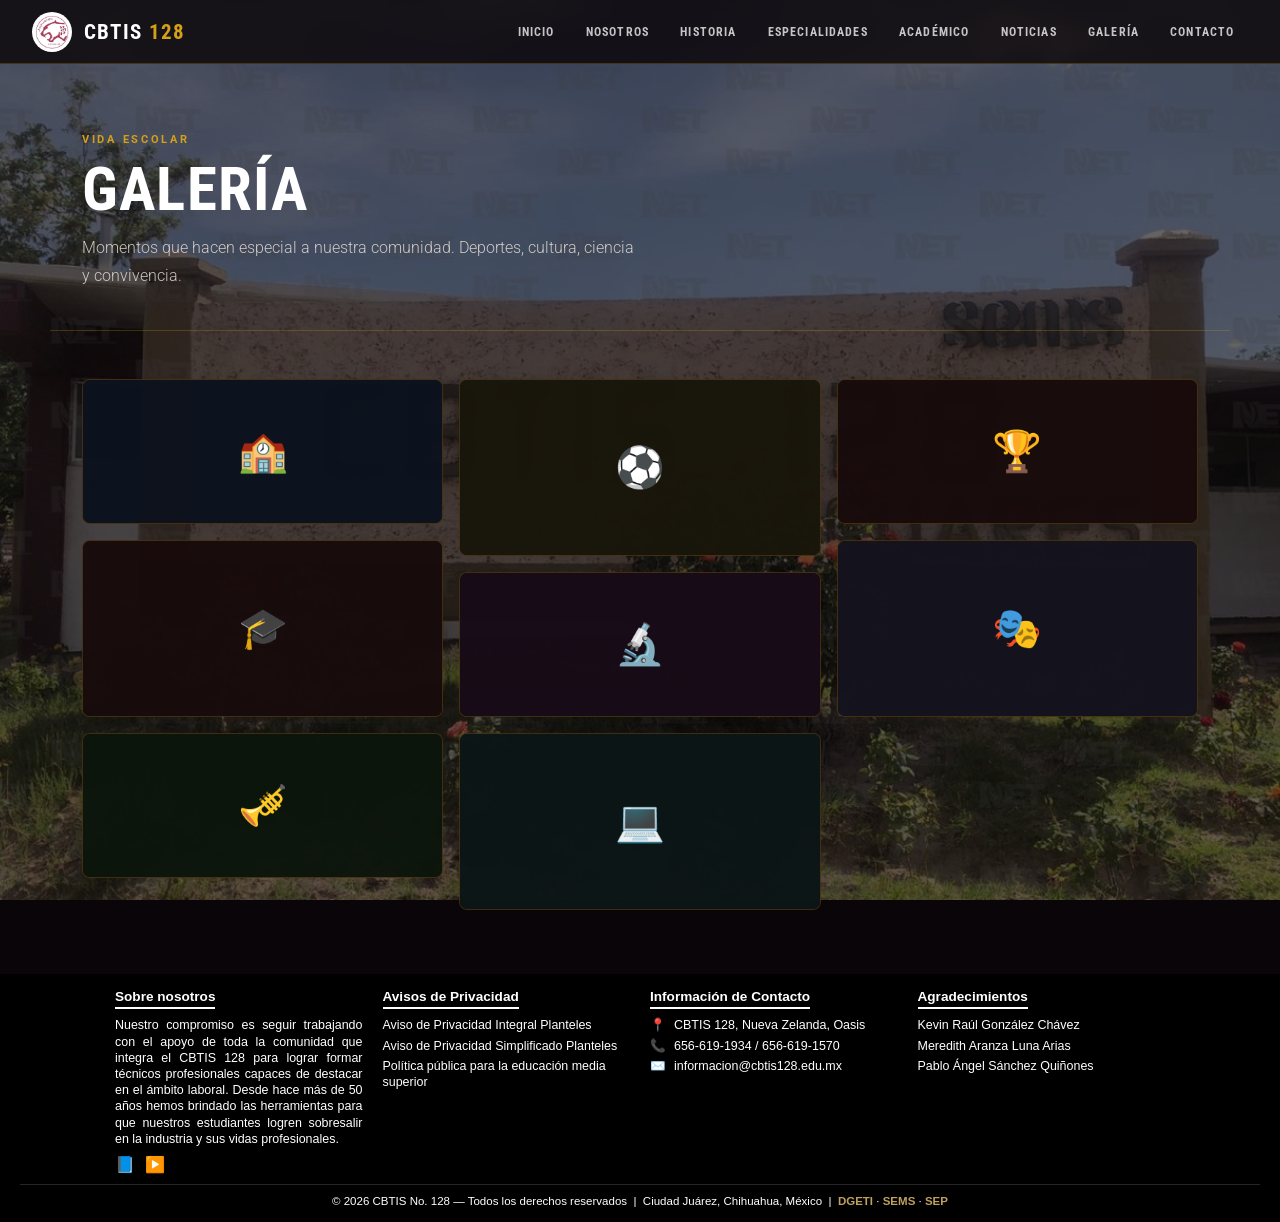
<file: galeria.html>
<!DOCTYPE html>
<html lang="es">
<head>
  <meta charset="UTF-8">
  <meta name="viewport" content="width=device-width, initial-scale=1.0">
  <meta name="description" content="Centro de Bachillerato Tecnológico Industrial y de Servicios No. 128 — Ciudad Juárez, Chihuahua. Formando bachilleres técnicos desde 1979.">
  <meta property="og:title" content="CBTIS No. 128 — Ciudad Juárez">
  <meta property="og:description" content="Bachillerato tecnológico bivalente con 7 especialidades técnicas. SEP · SEMS · DGETI">
  <meta property="og:type" content="website">
  <title>CBTIS No. 128 — Galería</title>

  <link rel="preconnect" href="https://fonts.googleapis.com">
  <link rel="preconnect" href="https://fonts.gstatic.com" crossorigin>
  <link href="https://fonts.googleapis.com/css2?family=Roboto:ital,wght@0,300;0,400;0,500;0,700;1,300&family=Roboto+Condensed:wght@400;700&display=swap" rel="stylesheet">
  <link rel="stylesheet" href="styles.css">
  <link rel="icon" href="logo.jpg" type="image/jpeg">
</head>
<body>

<div id="loader" role="status" aria-label="Cargando sitio">
  <div class="loader-ring"></div>
  <div class="loader-label">CBTIS 128</div>
</div>

<div class="watermark" aria-hidden="true"></div>

<nav id="navbar" aria-label="Navegación principal">
  <a class="nav-logo" href="index.html">
    <img class="nav-logo-img" src="logo.jpg" alt="Logo Jaguares CBTIS 128" width="40" height="40">
    <span class="nav-logo-text">CBTIS <span>128</span></span>
  </a>
  <ul class="nav-links" id="navLinks">
    <li><a href="index.html">Inicio</a></li>
    <li><a href="nosotros.html">Nosotros</a></li>
    <li><a href="historia.html">Historia</a></li>
    <li><a href="especialidades.html">Especialidades</a></li>
    <li><a href="academico.html">Académico</a></li>
    <li><a href="noticias.html">Noticias</a></li>
    <li><a href="galeria.html" aria-current="page">Galería</a></li>
    <li><a href="contacto.html">Contacto</a></li>
  </ul>
  <button id="hamburger" onclick="toggleMenu()" aria-label="Abrir menú" aria-expanded="false">
    <span></span><span></span><span></span>
  </button>
</nav>

<main id="main">
  <section class="page active" id="page-galeria" aria-label="Galería">
    <div class="page-header">
      <span class="page-eyebrow">Vida escolar</span>
      <h2 class="page-title">Galería</h2>
      <p class="page-lead">Momentos que hacen especial a nuestra comunidad. Deportes, cultura, ciencia y convivencia.</p>
    </div>
    <div class="inner" style="padding-bottom:4rem">
      <div class="galeria-masonry">
        <div class="gal-item"><div class="gal-inner gc1"><span class="gal-emoji" aria-hidden="true">🏫</span></div><div class="gal-caption"><span>Instalaciones del plantel</span></div></div>
        <div class="gal-item"><div class="gal-inner gc2"><span class="gal-emoji" aria-hidden="true">🎓</span></div><div class="gal-caption"><span>Ceremonia de graduación</span></div></div>
        <div class="gal-item"><div class="gal-inner gc3"><span class="gal-emoji" aria-hidden="true">🎺</span></div><div class="gal-caption"><span>Banda de Guerra</span></div></div>
        <div class="gal-item"><div class="gal-inner gc4"><span class="gal-emoji" aria-hidden="true">⚽</span></div><div class="gal-caption"><span>Torneos deportivos</span></div></div>
        <div class="gal-item"><div class="gal-inner gc5"><span class="gal-emoji" aria-hidden="true">🔬</span></div><div class="gal-caption"><span>Laboratorios de ciencias</span></div></div>
        <div class="gal-item"><div class="gal-inner gc6"><span class="gal-emoji" aria-hidden="true">💻</span></div><div class="gal-caption"><span>Centro de cómputo</span></div></div>
        <div class="gal-item"><div class="gal-inner gc7"><span class="gal-emoji" aria-hidden="true">🏆</span></div><div class="gal-caption"><span>Logros y reconocimientos</span></div></div>
        <div class="gal-item"><div class="gal-inner gc8"><span class="gal-emoji" aria-hidden="true">🎭</span></div><div class="gal-caption"><span>Actividades culturales</span></div></div>
      </div>
    </div>
  </section>
</main>

<footer class="site-footer">
  <div class="footer-container">
    <div class="footer-column">
      <h3>Sobre nosotros</h3>
      <p>Nuestro compromiso es seguir trabajando con el apoyo de toda la comunidad que integra el CBTIS 128 para lograr formar técnicos profesionales capaces de destacar en el ámbito laboral. Desde hace más de 50 años hemos brindado las herramientas para que nuestros estudiantes logren sobresalir en la industria y sus vidas profesionales.</p>
      <div class="footer-socials">
        <a href="https://www.facebook.com/profile.php?id=100075762974946" target="_blank" rel="noopener noreferrer" class="social-icon" aria-label="Facebook del CBTIS 128">📘</a>
        <a href="#" target="_blank" rel="noopener noreferrer" class="social-icon" aria-label="YouTube del CBTIS 128">▶️</a>
      </div>
    </div>
    <div class="footer-column">
      <h3>Avisos de Privacidad</h3>
      <ul>
        <li><a href="#">Aviso de Privacidad Integral Planteles</a></li>
        <li><a href="#">Aviso de Privacidad Simplificado Planteles</a></li>
        <li><a href="#">Política pública para la educación media superior</a></li>
      </ul>
    </div>
    <div class="footer-column">
      <h3>Información de Contacto</h3>
      <ul class="contact-info">
        <li><span aria-hidden="true">📍</span> CBTIS 128, Nueva Zelanda, Oasis</li>
        <li><span aria-hidden="true">📞</span> 656-619-1934 / 656-619-1570</li>
        <li><span aria-hidden="true">✉️</span> informacion@cbtis128.edu.mx</li>
      </ul>
    </div>
    <div class="footer-column">
      <h3>Agradecimientos</h3>
      <ul>
        <li>Kevin Raúl González Chávez</li>
        <li>Meredith Aranza Luna Arias</li>
        <li>Pablo Ángel Sánchez Quiñones</li>
      </ul>
    </div>
  </div>
  <div class="footer-bottom">
    <p>© 2026 CBTIS No. 128 — Todos los derechos reservados &nbsp;|&nbsp; Ciudad Juárez, Chihuahua, México &nbsp;|&nbsp;
    <a href="https://www.dgeti.sep.gob.mx" target="_blank" rel="noopener noreferrer">DGETI</a> ·
    <a href="https://www.sems.gob.mx" target="_blank" rel="noopener noreferrer">SEMS</a> ·
    <a href="https://www.gob.mx/sep" target="_blank" rel="noopener noreferrer">SEP</a></p>
  </div>
</footer>

<div id="toast" role="alert" aria-live="polite"></div>
<script src="script.js"></script>

</body>
</html>
</file>
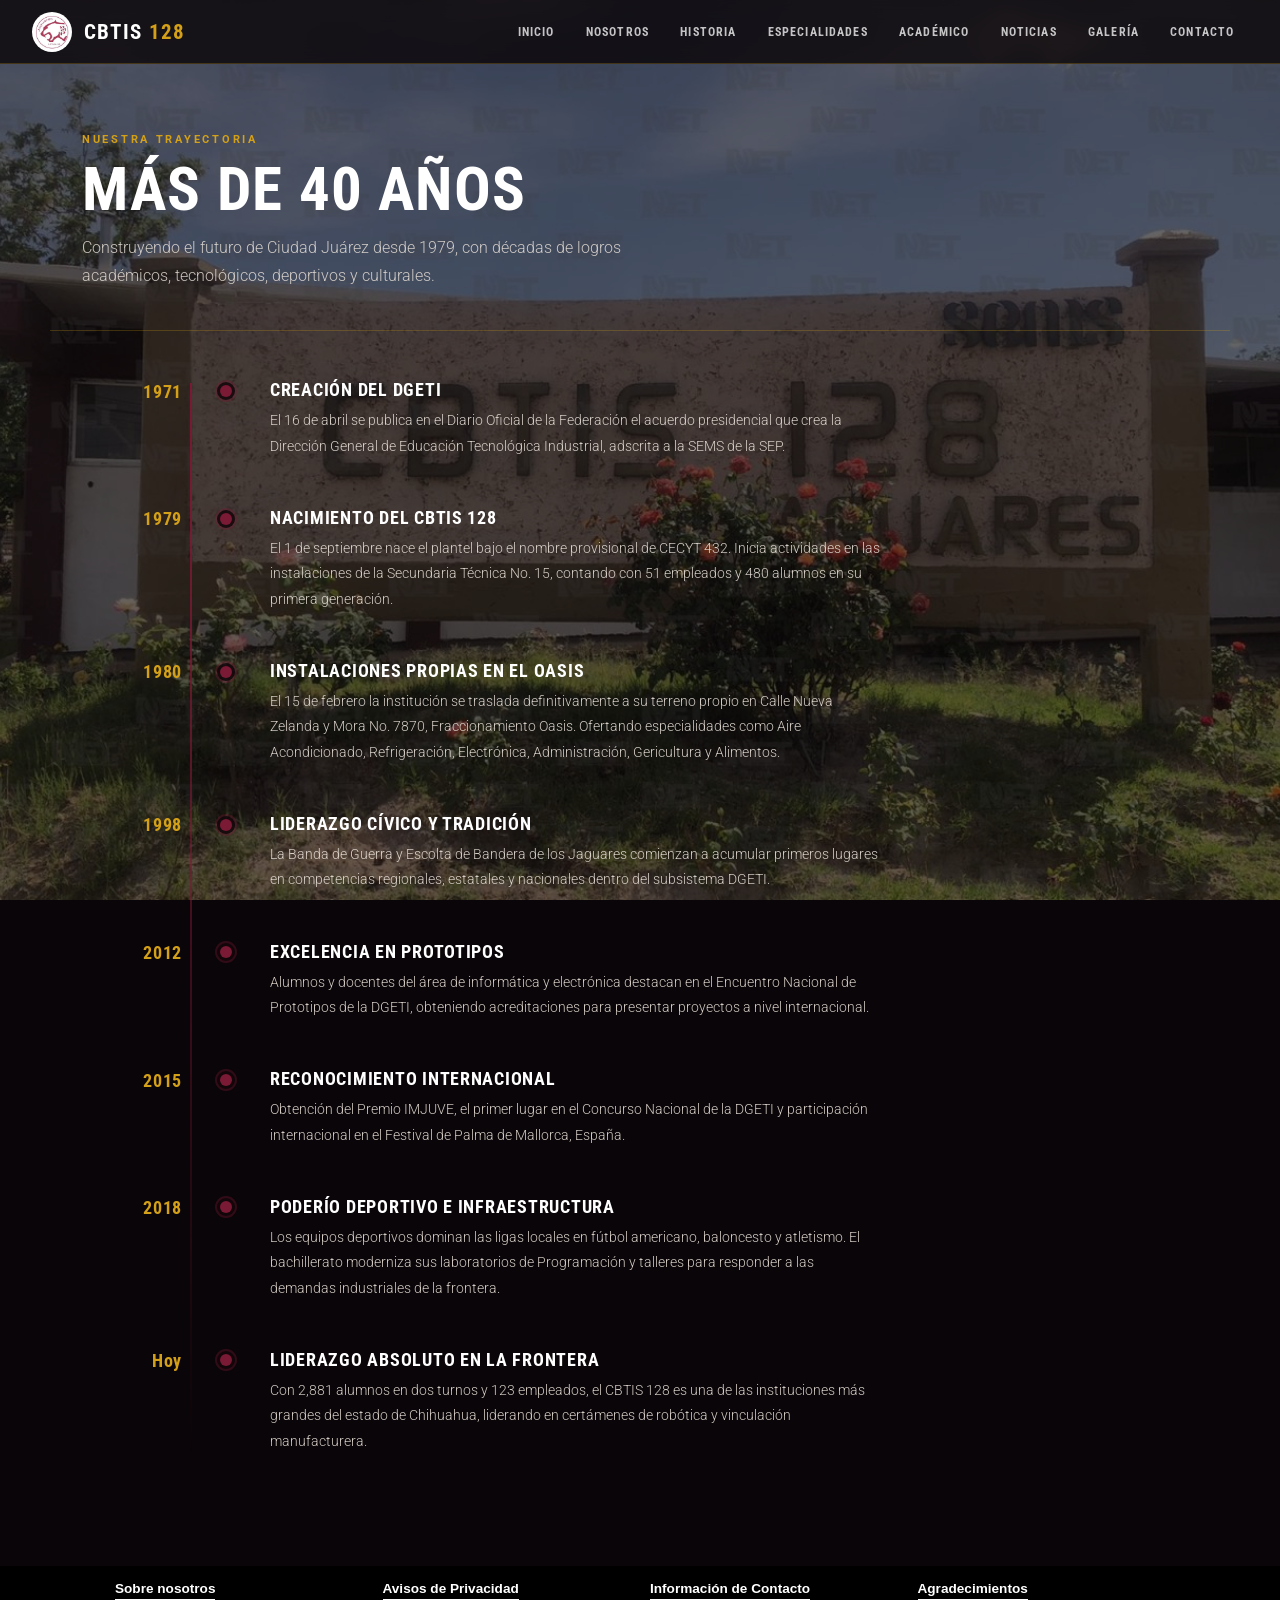
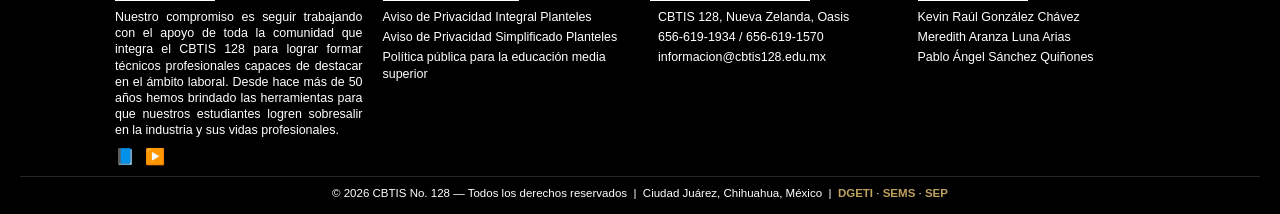
<file: historia.html>
<!DOCTYPE html>
<html lang="es">
<head>
  <meta charset="UTF-8">
  <meta name="viewport" content="width=device-width, initial-scale=1.0">
  <meta name="description" content="Centro de Bachillerato Tecnológico Industrial y de Servicios No. 128 — Ciudad Juárez, Chihuahua. Formando bachilleres técnicos desde 1979.">
  <meta property="og:title" content="CBTIS No. 128 — Ciudad Juárez">
  <meta property="og:description" content="Bachillerato tecnológico bivalente con 7 especialidades técnicas. SEP · SEMS · DGETI">
  <meta property="og:type" content="website">
  <title>CBTIS No. 128 — Historia</title>

  <link rel="preconnect" href="https://fonts.googleapis.com">
  <link rel="preconnect" href="https://fonts.gstatic.com" crossorigin>
  <link href="https://fonts.googleapis.com/css2?family=Roboto:ital,wght@0,300;0,400;0,500;0,700;1,300&family=Roboto+Condensed:wght@400;700&display=swap" rel="stylesheet">
  <link rel="stylesheet" href="styles.css">
  <link rel="icon" href="logo.jpg" type="image/jpeg">
</head>
<body>

<div id="loader" role="status" aria-label="Cargando sitio">
  <div class="loader-ring"></div>
  <div class="loader-label">CBTIS 128</div>
</div>

<div class="watermark" aria-hidden="true"></div>

<nav id="navbar" aria-label="Navegación principal">
  <a class="nav-logo" href="index.html">
    <img class="nav-logo-img" src="logo.jpg" alt="Logo Jaguares CBTIS 128" width="40" height="40">
    <span class="nav-logo-text">CBTIS <span>128</span></span>
  </a>
  <ul class="nav-links" id="navLinks">
    <li><a href="index.html">Inicio</a></li>
    <li><a href="nosotros.html">Nosotros</a></li>
    <li><a href="historia.html" aria-current="page">Historia</a></li>
    <li><a href="especialidades.html">Especialidades</a></li>
    <li><a href="academico.html">Académico</a></li>
    <li><a href="noticias.html">Noticias</a></li>
    <li><a href="galeria.html">Galería</a></li>
    <li><a href="contacto.html">Contacto</a></li>
  </ul>
  <button id="hamburger" onclick="toggleMenu()" aria-label="Abrir menú" aria-expanded="false">
    <span></span><span></span><span></span>
  </button>
</nav>

<main id="main">
  <section class="page active" id="page-historia" aria-label="Historia">
    <div class="page-header">
      <span class="page-eyebrow">Nuestra trayectoria</span>
      <h2 class="page-title">Más de 40 años</h2>
      <p class="page-lead">Construyendo el futuro de Ciudad Juárez desde 1979, con décadas de logros académicos, tecnológicos, deportivos y culturales.</p>
    </div>
    <div class="inner" style="padding-bottom:4rem">
      <div class="timeline">
        <div class="tl-rail" aria-hidden="true"></div>
        <div class="tl-item">
          <div class="tl-year">1971</div>
          <div class="tl-dot" aria-hidden="true"></div>
          <div class="tl-body"><h3>Creación del DGETI</h3><p>El 16 de abril se publica en el Diario Oficial de la Federación el acuerdo presidencial que crea la Dirección General de Educación Tecnológica Industrial, adscrita a la SEMS de la SEP.</p></div>
        </div>
        <div class="tl-item">
          <div class="tl-year">1979</div>
          <div class="tl-dot" aria-hidden="true"></div>
          <div class="tl-body"><h3>Nacimiento del CBTIS 128</h3><p>El 1 de septiembre nace el plantel bajo el nombre provisional de CECYT 432. Inicia actividades en las instalaciones de la Secundaria Técnica No. 15, contando con 51 empleados y 480 alumnos en su primera generación.</p></div>
        </div>
        <div class="tl-item">
          <div class="tl-year">1980</div>
          <div class="tl-dot" aria-hidden="true"></div>
          <div class="tl-body"><h3>Instalaciones propias en el Oasis</h3><p>El 15 de febrero la institución se traslada definitivamente a su terreno propio en Calle Nueva Zelanda y Mora No. 7870, Fraccionamiento Oasis. Ofertando especialidades como Aire Acondicionado, Refrigeración, Electrónica, Administración, Gericultura y Alimentos.</p></div>
        </div>
        <div class="tl-item">
          <div class="tl-year">1998</div>
          <div class="tl-dot" aria-hidden="true"></div>
          <div class="tl-body"><h3>Liderazgo Cívico y Tradición</h3><p>La Banda de Guerra y Escolta de Bandera de los Jaguares comienzan a acumular primeros lugares en competencias regionales, estatales y nacionales dentro del subsistema DGETI.</p></div>
        </div>
        <div class="tl-item">
          <div class="tl-year">2012</div>
          <div class="tl-dot" aria-hidden="true"></div>
          <div class="tl-body"><h3>Excelencia en Prototipos</h3><p>Alumnos y docentes del área de informática y electrónica destacan en el Encuentro Nacional de Prototipos de la DGETI, obteniendo acreditaciones para presentar proyectos a nivel internacional.</p></div>
        </div>
        <div class="tl-item">
          <div class="tl-year">2015</div>
          <div class="tl-dot" aria-hidden="true"></div>
          <div class="tl-body"><h3>Reconocimiento Internacional</h3><p>Obtención del Premio IMJUVE, el primer lugar en el Concurso Nacional de la DGETI y participación internacional en el Festival de Palma de Mallorca, España.</p></div>
        </div>
        <div class="tl-item">
          <div class="tl-year">2018</div>
          <div class="tl-dot" aria-hidden="true"></div>
          <div class="tl-body"><h3>Poderío Deportivo e Infraestructura</h3><p>Los equipos deportivos dominan las ligas locales en fútbol americano, baloncesto y atletismo. El bachillerato moderniza sus laboratorios de Programación y talleres para responder a las demandas industriales de la frontera.</p></div>
        </div>
        <div class="tl-item">
          <div class="tl-year">Hoy</div>
          <div class="tl-dot" aria-hidden="true"></div>
          <div class="tl-body"><h3>Liderazgo Absoluto en la Frontera</h3><p>Con 2,881 alumnos en dos turnos y 123 empleados, el CBTIS 128 es una de las instituciones más grandes del estado de Chihuahua, liderando en certámenes de robótica y vinculación manufacturera.</p></div>
        </div>
      </div>
    </div>
  </section>
</main>

<footer class="site-footer">
  <div class="footer-container">
    <div class="footer-column">
      <h3>Sobre nosotros</h3>
      <p>Nuestro compromiso es seguir trabajando con el apoyo de toda la comunidad que integra el CBTIS 128 para lograr formar técnicos profesionales capaces de destacar en el ámbito laboral. Desde hace más de 50 años hemos brindado las herramientas para que nuestros estudiantes logren sobresalir en la industria y sus vidas profesionales.</p>
      <div class="footer-socials">
        <a href="https://www.facebook.com/profile.php?id=100075762974946" target="_blank" rel="noopener noreferrer" class="social-icon" aria-label="Facebook del CBTIS 128">📘</a>
        <a href="#" target="_blank" rel="noopener noreferrer" class="social-icon" aria-label="YouTube del CBTIS 128">▶️</a>
      </div>
    </div>
    <div class="footer-column">
      <h3>Avisos de Privacidad</h3>
      <ul>
        <li><a href="#">Aviso de Privacidad Integral Planteles</a></li>
        <li><a href="#">Aviso de Privacidad Simplificado Planteles</a></li>
        <li><a href="#">Política pública para la educación media superior</a></li>
      </ul>
    </div>
    <div class="footer-column">
      <h3>Información de Contacto</h3>
      <ul class="contact-info">
        <li><span aria-hidden="true"></span> CBTIS 128, Nueva Zelanda, Oasis</li>
        <li><span aria-hidden="true"></span> 656-619-1934 / 656-619-1570</li>
        <li><span aria-hidden="true"></span> informacion@cbtis128.edu.mx</li>
      </ul>
    </div>
    <div class="footer-column">
      <h3>Agradecimientos</h3>
      <ul>
        <li>Kevin Raúl González Chávez</li>
        <li>Meredith Aranza Luna Arias</li>
        <li>Pablo Ángel Sánchez Quiñones</li>
      </ul>
    </div>
  </div>
  <div class="footer-bottom">
    <p>© 2026 CBTIS No. 128 — Todos los derechos reservados &nbsp;|&nbsp; Ciudad Juárez, Chihuahua, México &nbsp;|&nbsp;
    <a href="https://www.dgeti.sep.gob.mx" target="_blank" rel="noopener noreferrer">DGETI</a> ·
    <a href="https://www.sems.gob.mx" target="_blank" rel="noopener noreferrer">SEMS</a> ·
    <a href="https://www.gob.mx/sep" target="_blank" rel="noopener noreferrer">SEP</a></p>
  </div>
</footer>

<div id="toast" role="alert" aria-live="polite"></div>
<script src="script.js"></script>

</body>
</html>
</file>
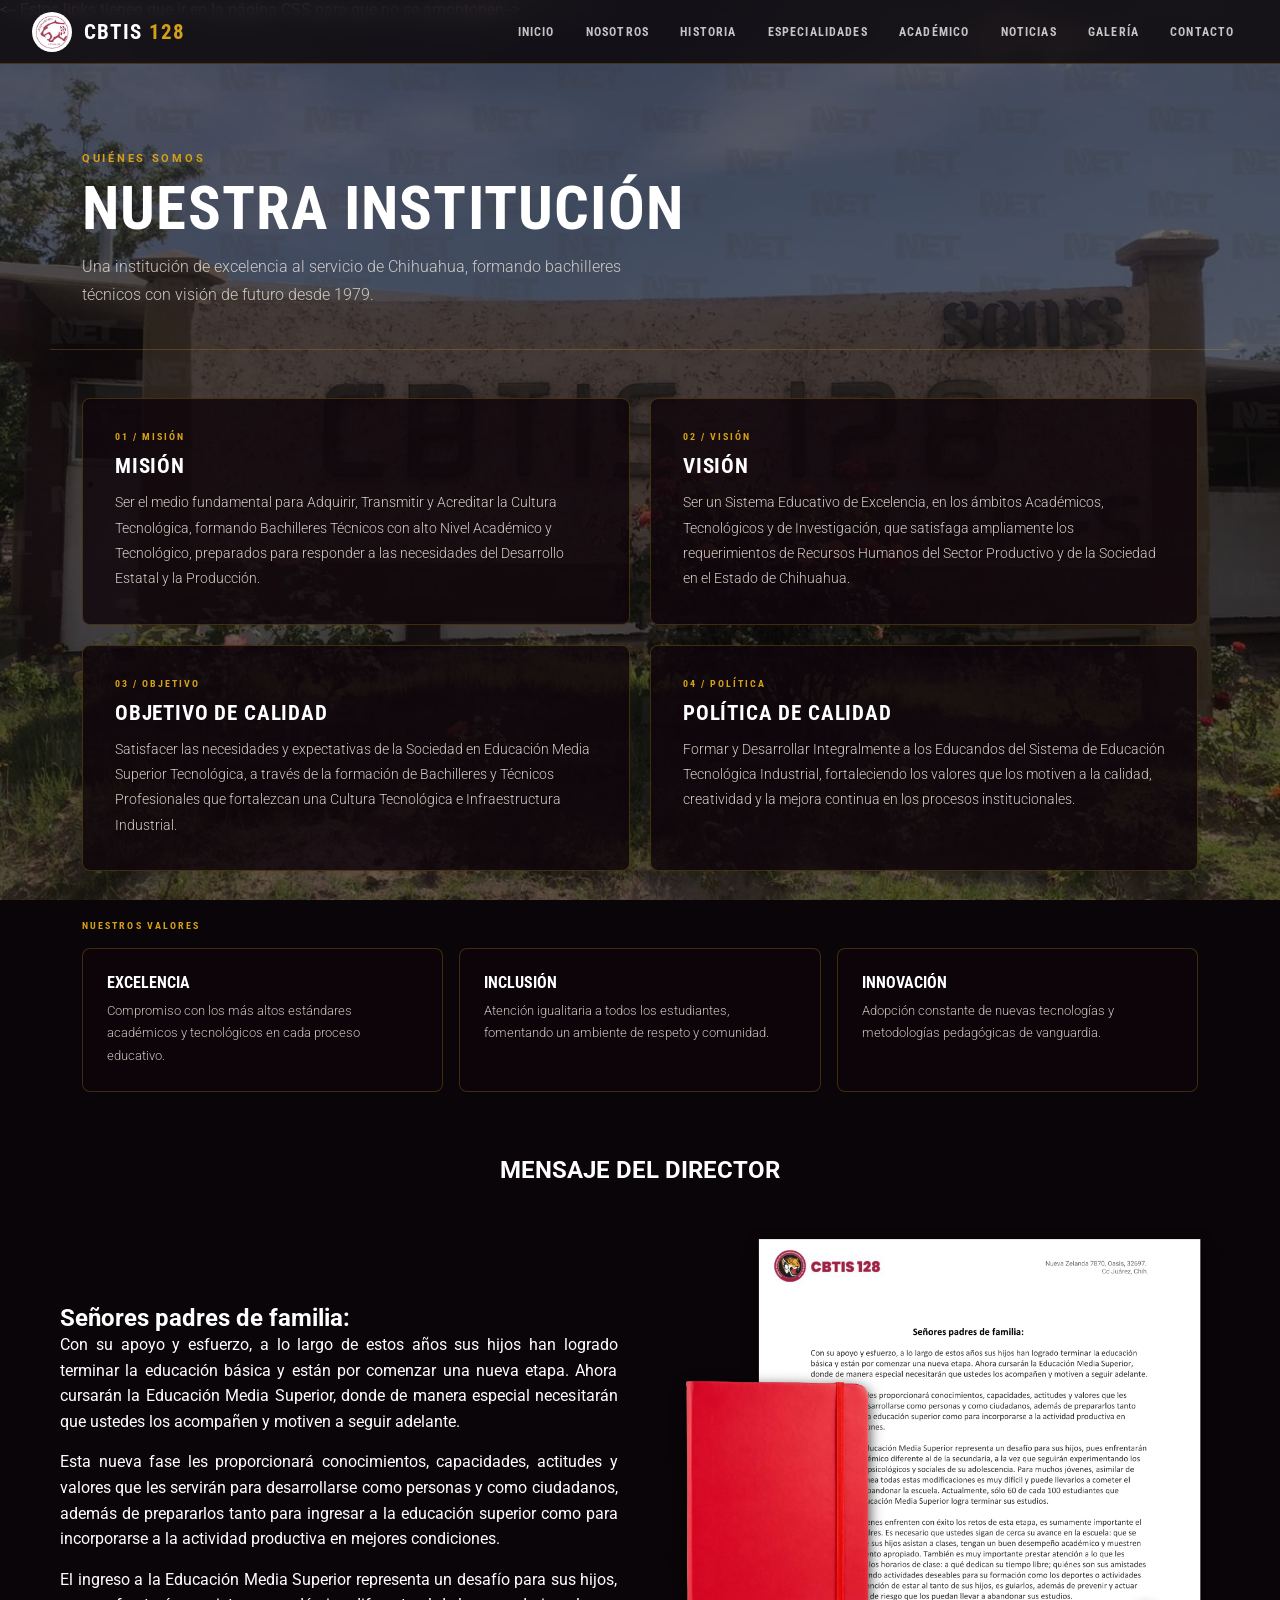
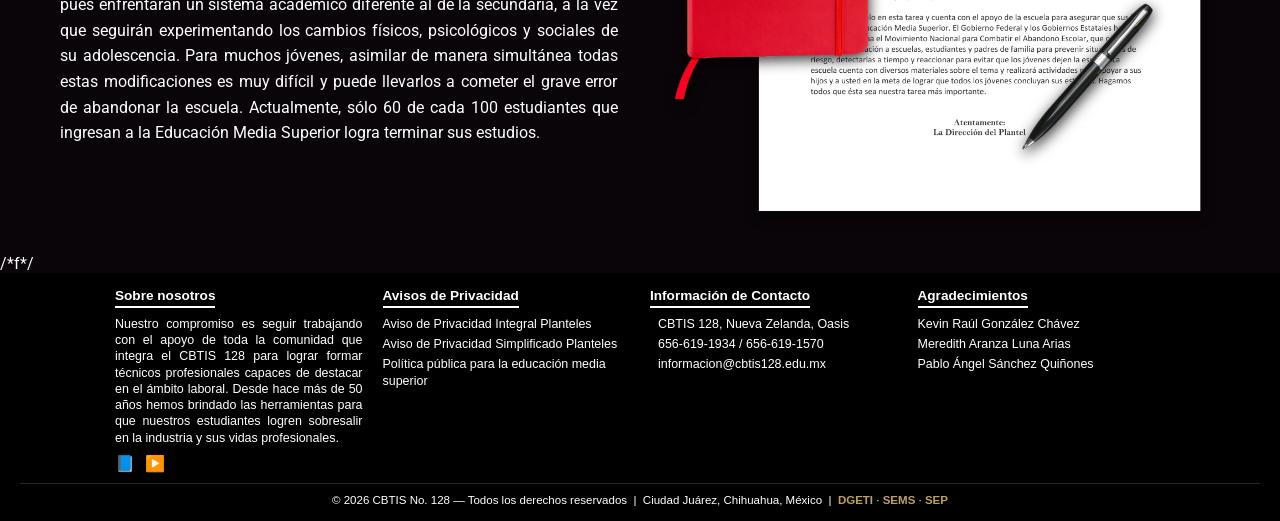
<file: nosotros.html>
<!DOCTYPE html>
<html lang="es">
<head>
  <meta charset="UTF-8">
  <meta name="viewport" content="width=device-width, initial-scale=1.0">
  <meta name="description" content="Centro de Bachillerato Tecnológico Industrial y de Servicios No. 128 — Ciudad Juárez, Chihuahua. Formando bachilleres técnicos desde 1979.">
  <meta property="og:title" content="CBTIS No. 128 — Ciudad Juárez">
  <meta property="og:description" content="Bachillerato tecnológico bivalente con 7 especialidades técnicas. SEP · SEMS · DGETI">
  <meta property="og:type" content="website">
  <title>CBTIS No. 128 — Nuestra Institución</title>

  <-- Estos links tienen que ir en la página CSS para que no se amontonen-->
    
  <link rel="preconnect" href="https://fonts.googleapis.com">
  <link rel="preconnect" href="https://fonts.gstatic.com" crossorigin>
  <link href="https://fonts.googleapis.com/css2?family=Roboto:ital,wght@0,300;0,400;0,500;0,700;1,300&family=Roboto+Condensed:wght@400;700&display=swap" rel="stylesheet">
  <link rel="stylesheet" href="styles.css">
  <link rel="icon" href="logo.jpg" type="image/jpeg">
</head>
<body>

<div id="loader" role="status" aria-label="Cargando sitio">
  <div class="loader-ring"></div>
  <div class="loader-label">CBTIS 128</div>
</div>

<div class="watermark" aria-hidden="true"></div>

<nav id="navbar" aria-label="Navegación principal">
  <a class="nav-logo" href="index.html">
    <img class="nav-logo-img" src="logo.jpg" alt="Logo Jaguares CBTIS 128" width="40" height="40">
    <span class="nav-logo-text">CBTIS <span>128</span></span>
  </a>
  <ul class="nav-links" id="navLinks">
    <li><a href="index.html">Inicio</a></li>
    <li><a href="nosotros.html" aria-current="page">Nosotros</a></li>
    <li><a href="historia.html">Historia</a></li>
    <li><a href="especialidades.html">Especialidades</a></li>
    <li><a href="academico.html">Académico</a></li>
    <li><a href="noticias.html">Noticias</a></li>
    <li><a href="galeria.html">Galería</a></li>
    <li><a href="contacto.html">Contacto</a></li>
  </ul>
  <button id="hamburger" onclick="toggleMenu()" aria-label="Abrir menú" aria-expanded="false">
    <span></span><span></span><span></span>
  </button>
</nav>

<main id="main">
  <section class="page active" id="page-nosotros" aria-label="Nosotros">
    <div class="page-header">
      <span class="page-eyebrow">Quiénes somos</span>
      <h2 class="page-title">Nuestra Institución</h2>
      <p class="page-lead">Una institución de excelencia al servicio de Chihuahua, formando bachilleres técnicos con visión de futuro desde 1979.</p>
    </div>
    <div class="inner" style="padding-bottom:4rem">
      <div class="nos-grid">
        <div class="nos-card">
          <span class="nos-card-num">01 / Misión</span>
          <h3>Misión</h3>
          <p>Ser el medio fundamental para Adquirir, Transmitir y Acreditar la Cultura Tecnológica, formando Bachilleres Técnicos con alto Nivel Académico y Tecnológico, preparados para responder a las necesidades del Desarrollo Estatal y la Producción.</p>
        </div>
        <div class="nos-card">
          <span class="nos-card-num">02 / Visión</span>
          <h3>Visión</h3>
          <p>Ser un Sistema Educativo de Excelencia, en los ámbitos Académicos, Tecnológicos y de Investigación, que satisfaga ampliamente los requerimientos de Recursos Humanos del Sector Productivo y de la Sociedad en el Estado de Chihuahua.</p>
        </div>
        <div class="nos-card">
          <span class="nos-card-num">03 / Objetivo</span>
          <h3>Objetivo de Calidad</h3>
          <p>Satisfacer las necesidades y expectativas de la Sociedad en Educación Media Superior Tecnológica, a través de la formación de Bachilleres y Técnicos Profesionales que fortalezcan una Cultura Tecnológica e Infraestructura Industrial.</p>
        </div>
        <div class="nos-card">
          <span class="nos-card-num">04 / Política</span>
          <h3>Política de Calidad</h3>
          <p>Formar y Desarrollar Integralmente a los Educandos del Sistema de Educación Tecnológica Industrial, fortaleciendo los valores que los motiven a la calidad, creatividad y la mejora continua en los procesos institucionales.</p>
        </div>
      </div>
      <span class="values-section-title">Nuestros valores</span>
      <div class="values-row">
        <div class="value-chip"><h4>Excelencia</h4><p>Compromiso con los más altos estándares académicos y tecnológicos en cada proceso educativo.</p></div>
        <div class="value-chip"><h4>Inclusión</h4><p>Atención igualitaria a todos los estudiantes, fomentando un ambiente de respeto y comunidad.</p></div>
        <div class="value-chip"><h4>Innovación</h4><p>Adopción constante de nuevas tecnologías y metodologías pedagógicas de vanguardia.</p></div>
      </div>
    </div>
  </section>
  <section>
    <h1 class="apartados__titulo">MENSAJE DEL DIRECTOR</h1>
    <div class="mensaje__contenedor">
        <div class="mensaje__texto" style="visibility: visible;">
            <h2 class="mensaje__titulo">Señores padres de familia:</h2>
            <p class="mensaje__parrafo">Con su apoyo y esfuerzo, a lo largo de estos años sus hijos han logrado terminar la educación básica y están por comenzar una nueva etapa. Ahora cursarán la Educación Media Superior, donde de manera especial necesitarán que ustedes los acompañen y motiven a seguir adelante.</p>
            <p class="mensaje__parrafo">Esta nueva fase les proporcionará conocimientos, capacidades, actitudes y valores que les servirán para desarrollarse como personas y como ciudadanos, además de prepararlos tanto para ingresar a la educación superior como para incorporarse a la actividad productiva en mejores condiciones.</p>
            <p class="mensaje__parrafo">El ingreso a la Educación Media Superior representa un desafío para sus hijos, pues enfrentarán un sistema académico diferente al de la secundaria, a la vez que seguirán experimentando los cambios físicos, psicológicos y sociales de su adolescencia. Para muchos jóvenes, asimilar de manera simultánea todas estas modificaciones es muy difícil y puede llevarlos a cometer el grave error de abandonar la escuela. Actualmente, sólo 60 de cada 100 estudiantes que ingresan a la Educación Media Superior logra terminar sus estudios.</p>
            <p class="mensaje__parrafo">Para que los jóvenes enfrenten con éxito los retos de esta etapa, es sumamente importante el apoyo de los padres. Es necesario que ustedes sigan de cerca su avance en la escuela: que se aseguren de que sus hijos asistan a clases, tengan un buen desempeño académico y muestren un comportamiento apropiado. También es muy importante prestar atención a lo que les sucede fuera de los horarios de clase: a qué dedican su tiempo libre; quiénes son sus amistades y si están realizando actividades deseables para su formación como los deportes o actividades artísticas. La intención de estar al tanto de sus hijos, es guiarlos, además de prevenir y actuar ante situaciones de riesgo que los puedan llevar a abandonar sus estudios.</p>
            <p class="mensaje__parrafo">Usted no está solo en esta tarea y cuenta con el apoyo de la escuela para asegurar que sus hijos concluyan la Educación Media Superior. El Gobierno Federal y los Gobiernos Estatales han puesto en marcha el Movimiento Nacional para Combatir el Abandono Escolar, que ofrece apoyo e información a escuelas, estudiantes y padres de familia para prevenir situaciones de riesgo, detectarlas a tiempo y reaccionar para evitar que los jóvenes dejen la escuela. La escuela cuenta con diversos materiales sobre el tema y realizará actividades para apoyar a sus hijos y a usted en la meta de lograr que todos los jóvenes concluyan sus estudios. Hagamos todos que ésta sea nuestra tarea más importante.</p>
            <p class="mensaje__centrado mensaje__negrita">Atentamente:</p>
            <p class="mensaje__centrado">La Dirección del Plantel</p>
        </div>
        <div class="mensaje__imagen">
            <img class="mensaje__img" src="sobreNosotros.png" alt="">
        </div>
    </div>
</section>
</main>
/*f*/
<footer class="site-footer">
  <div class="footer-container">
    <div class="footer-column">
      <h3>Sobre nosotros</h3>
      <p>Nuestro compromiso es seguir trabajando con el apoyo de toda la comunidad que integra el CBTIS 128 para lograr formar técnicos profesionales capaces de destacar en el ámbito laboral. Desde hace más de 50 años hemos brindado las herramientas para que nuestros estudiantes logren sobresalir en la industria y sus vidas profesionales.</p>
      <div class="footer-socials">
        <a href="https://www.facebook.com/profile.php?id=100075762974946" target="_blank" rel="noopener noreferrer" class="social-icon" aria-label="Facebook del CBTIS 128">📘</a>
        <a href="#" target="_blank" rel="noopener noreferrer" class="social-icon" aria-label="YouTube del CBTIS 128">▶️</a>
      </div>
    </div>
    <div class="footer-column">
      <h3>Avisos de Privacidad</h3>
      <ul>
        <li><a href="#">Aviso de Privacidad Integral Planteles</a></li>
        <li><a href="#">Aviso de Privacidad Simplificado Planteles</a></li>
        <li><a href="#">Política pública para la educación media superior</a></li>
      </ul>
    </div>
    <div class="footer-column">
      <h3>Información de Contacto</h3>
      <ul class="contact-info">
        <li><span aria-hidden="true"></span> CBTIS 128, Nueva Zelanda, Oasis</li>
        <li><span aria-hidden="true"></span> 656-619-1934 / 656-619-1570</li>
        <li><span aria-hidden="true"></span> informacion@cbtis128.edu.mx</li>
      </ul>
    </div>
    <div class="footer-column">
      <h3>Agradecimientos</h3>
      <ul>
        <li>Kevin Raúl González Chávez</li>
        <li>Meredith Aranza Luna Arias</li>
        <li>Pablo Ángel Sánchez Quiñones</li>
      </ul>
    </div>
  </div>
  <div class="footer-bottom">
    <p>© 2026 CBTIS No. 128 — Todos los derechos reservados &nbsp;|&nbsp; Ciudad Juárez, Chihuahua, México &nbsp;|&nbsp;
    <a href="https://www.dgeti.sep.gob.mx" target="_blank" rel="noopener noreferrer">DGETI</a> ·
    <a href="https://www.sems.gob.mx" target="_blank" rel="noopener noreferrer">SEMS</a> ·
    <a href="https://www.gob.mx/sep" target="_blank" rel="noopener noreferrer">SEP</a></p>
  </div>
</footer>

<div id="toast" role="alert" aria-live="polite"></div>
<script src="script.js"></script>

</body>
</html>
</file>
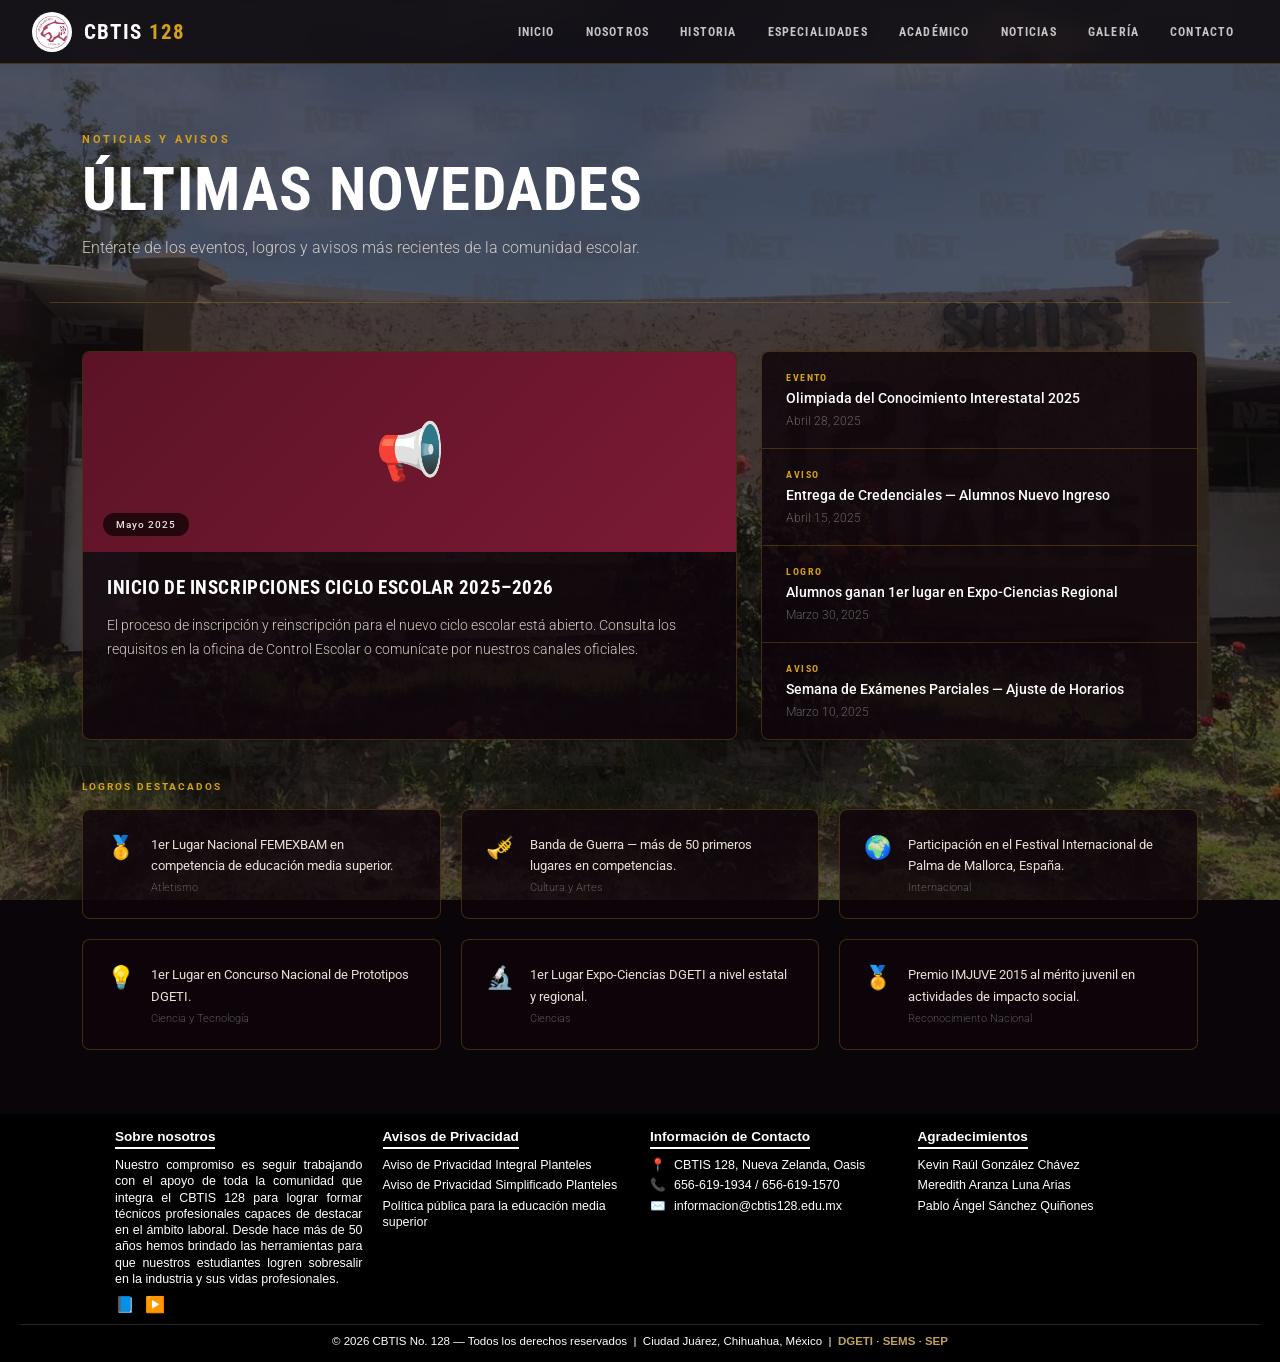
<file: noticias.html>
<!DOCTYPE html>
<html lang="es">
<head>
  <meta charset="UTF-8">
  <meta name="viewport" content="width=device-width, initial-scale=1.0">
  <meta name="description" content="Centro de Bachillerato Tecnológico Industrial y de Servicios No. 128 — Ciudad Juárez, Chihuahua. Formando bachilleres técnicos desde 1979.">
  <meta property="og:title" content="CBTIS No. 128 — Ciudad Juárez">
  <meta property="og:description" content="Bachillerato tecnológico bivalente con 7 especialidades técnicas. SEP · SEMS · DGETI">
  <meta property="og:type" content="website">
  <title>CBTIS No. 128 — Noticias</title>

  <link rel="preconnect" href="https://fonts.googleapis.com">
  <link rel="preconnect" href="https://fonts.gstatic.com" crossorigin>
  <link href="https://fonts.googleapis.com/css2?family=Roboto:ital,wght@0,300;0,400;0,500;0,700;1,300&family=Roboto+Condensed:wght@400;700&display=swap" rel="stylesheet">
  <link rel="stylesheet" href="styles.css">
  <link rel="icon" href="logo.jpg" type="image/jpeg">
</head>
<body>

<div id="loader" role="status" aria-label="Cargando sitio">
  <div class="loader-ring"></div>
  <div class="loader-label">CBTIS 128</div>
</div>

<div class="watermark" aria-hidden="true"></div>

<nav id="navbar" aria-label="Navegación principal">
  <a class="nav-logo" href="index.html">
    <img class="nav-logo-img" src="logo.jpg" alt="Logo Jaguares CBTIS 128" width="40" height="40">
    <span class="nav-logo-text">CBTIS <span>128</span></span>
  </a>
  <ul class="nav-links" id="navLinks">
    <li><a href="index.html">Inicio</a></li>
    <li><a href="nosotros.html">Nosotros</a></li>
    <li><a href="historia.html">Historia</a></li>
    <li><a href="especialidades.html">Especialidades</a></li>
    <li><a href="academico.html">Académico</a></li>
    <li><a href="noticias.html" aria-current="page">Noticias</a></li>
    <li><a href="galeria.html">Galería</a></li>
    <li><a href="contacto.html">Contacto</a></li>
  </ul>
  <button id="hamburger" onclick="toggleMenu()" aria-label="Abrir menú" aria-expanded="false">
    <span></span><span></span><span></span>
  </button>
</nav>

<main id="main">
  <section class="page active" id="page-noticias" aria-label="Noticias">
    <div class="page-header">
      <span class="page-eyebrow">Noticias y avisos</span>
      <h2 class="page-title">Últimas Novedades</h2>
      <p class="page-lead">Entérate de los eventos, logros y avisos más recientes de la comunidad escolar.</p>
    </div>
    <div class="inner" style="padding-bottom:4rem">
      <div class="noticias-layout">
        <div class="noticia-featured">
          <div class="noticia-img" aria-hidden="true">📢<span class="noticia-date">Mayo 2025</span></div>
          <div class="noticia-body">
            <h3>Inicio de Inscripciones Ciclo Escolar 2025–2026</h3>
            <p>El proceso de inscripción y reinscripción para el nuevo ciclo escolar está abierto. Consulta los requisitos en la oficina de Control Escolar o comunícate por nuestros canales oficiales.</p>
          </div>
        </div>
        <div class="noticias-list">
          <div class="noticia-row"><span class="noticia-tag">Evento</span><h4>Olimpiada del Conocimiento Interestatal 2025</h4><div class="n-date">Abril 28, 2025</div></div>
          <div class="noticia-row"><span class="noticia-tag">Aviso</span><h4>Entrega de Credenciales — Alumnos Nuevo Ingreso</h4><div class="n-date">Abril 15, 2025</div></div>
          <div class="noticia-row"><span class="noticia-tag">Logro</span><h4>Alumnos ganan 1er lugar en Expo-Ciencias Regional</h4><div class="n-date">Marzo 30, 2025</div></div>
          <div class="noticia-row"><span class="noticia-tag">Aviso</span><h4>Semana de Exámenes Parciales — Ajuste de Horarios</h4><div class="n-date">Marzo 10, 2025</div></div>
        </div>
      </div>
      <span class="section-label">Logros destacados</span>
      <div class="logros-grid">
        <div class="logro-card"><span class="logro-medal" aria-hidden="true">🥇</span><div><p>1er Lugar Nacional FEMEXBAM en competencia de educación media superior.</p><small>Atletismo</small></div></div>
        <div class="logro-card"><span class="logro-medal" aria-hidden="true">🎺</span><div><p>Banda de Guerra — más de 50 primeros lugares en competencias.</p><small>Cultura y Artes</small></div></div>
        <div class="logro-card"><span class="logro-medal" aria-hidden="true">🌍</span><div><p>Participación en el Festival Internacional de Palma de Mallorca, España.</p><small>Internacional</small></div></div>
        <div class="logro-card"><span class="logro-medal" aria-hidden="true">💡</span><div><p>1er Lugar en Concurso Nacional de Prototipos DGETI.</p><small>Ciencia y Tecnología</small></div></div>
        <div class="logro-card"><span class="logro-medal" aria-hidden="true">🔬</span><div><p>1er Lugar Expo-Ciencias DGETI a nivel estatal y regional.</p><small>Ciencias</small></div></div>
        <div class="logro-card"><span class="logro-medal" aria-hidden="true">🏅</span><div><p>Premio IMJUVE 2015 al mérito juvenil en actividades de impacto social.</p><small>Reconocimiento Nacional</small></div></div>
      </div>
    </div>
  </section>
</main>

<footer class="site-footer">
  <div class="footer-container">
    <div class="footer-column">
      <h3>Sobre nosotros</h3>
      <p>Nuestro compromiso es seguir trabajando con el apoyo de toda la comunidad que integra el CBTIS 128 para lograr formar técnicos profesionales capaces de destacar en el ámbito laboral. Desde hace más de 50 años hemos brindado las herramientas para que nuestros estudiantes logren sobresalir en la industria y sus vidas profesionales.</p>
      <div class="footer-socials">
        <a href="https://www.facebook.com/profile.php?id=100075762974946" target="_blank" rel="noopener noreferrer" class="social-icon" aria-label="Facebook del CBTIS 128">📘</a>
        <a href="#" target="_blank" rel="noopener noreferrer" class="social-icon" aria-label="YouTube del CBTIS 128">▶️</a>
      </div>
    </div>
    <div class="footer-column">
      <h3>Avisos de Privacidad</h3>
      <ul>
        <li><a href="#">Aviso de Privacidad Integral Planteles</a></li>
        <li><a href="#">Aviso de Privacidad Simplificado Planteles</a></li>
        <li><a href="#">Política pública para la educación media superior</a></li>
      </ul>
    </div>
    <div class="footer-column">
      <h3>Información de Contacto</h3>
      <ul class="contact-info">
        <li><span aria-hidden="true">📍</span> CBTIS 128, Nueva Zelanda, Oasis</li>
        <li><span aria-hidden="true">📞</span> 656-619-1934 / 656-619-1570</li>
        <li><span aria-hidden="true">✉️</span> informacion@cbtis128.edu.mx</li>
      </ul>
    </div>
    <div class="footer-column">
      <h3>Agradecimientos</h3>
      <ul>
        <li>Kevin Raúl González Chávez</li>
        <li>Meredith Aranza Luna Arias</li>
        <li>Pablo Ángel Sánchez Quiñones</li>
      </ul>
    </div>
  </div>
  <div class="footer-bottom">
    <p>© 2026 CBTIS No. 128 — Todos los derechos reservados &nbsp;|&nbsp; Ciudad Juárez, Chihuahua, México &nbsp;|&nbsp;
    <a href="https://www.dgeti.sep.gob.mx" target="_blank" rel="noopener noreferrer">DGETI</a> ·
    <a href="https://www.sems.gob.mx" target="_blank" rel="noopener noreferrer">SEMS</a> ·
    <a href="https://www.gob.mx/sep" target="_blank" rel="noopener noreferrer">SEP</a></p>
  </div>
</footer>

<div id="toast" role="alert" aria-live="polite"></div>
<script src="script.js"></script>

</body>
</html>
</file>
<file: styles.css>
/* Si ya tienes las fuentes y el estilo definido aqui, ya no hay que llamarlas en cada HTML, mejorar CSS */
:root {
  --vino:        #7B1A34;
  --vino-dark:   #5C1326;
  --vino-light:  #9E2244;
  --gold:        #D4A017;
  --gold-light:  #F0C040;
  --blanco:      #FFFFFF;
  --gris-texto:  #E8E0D8;
  --overlay:     rgba(10, 5, 8, 0.62);
  --overlay-nav: rgba(10, 5, 8, 0.80);
  --card-bg:     rgba(15, 6, 11, 0.82);
  --border:      rgba(212, 160, 23, 0.25);
  --font-main:   'Roboto', sans-serif;
  --font-cond:   'Roboto Condensed', sans-serif;
}

*, *::before, *::after { margin: 0; padding: 0; box-sizing: border-box; }
html { scroll-behavior: smooth; font-size: 16px; }
body {
  font-family: var(--font-main);
  background: #0a0508;
  color: var(--blanco);
  overflow-x: hidden;
}
a { color: inherit; text-decoration: none; }
button { font-family: inherit; cursor: pointer; border: none; background: none; }
img { display: block; max-width: 100%; }

/*Loader de la pagina, quiza puede consumir menos recursos si es optimizado. */
#loader {
  position: fixed; inset: 0; z-index: 9999;
  background: #0a0508;
  display: flex; flex-direction: column;
  align-items: center; justify-content: center; gap: 1.5rem;
  transition: opacity 0.7s ease, visibility 0.7s;
}
#loader.gone { opacity: 0; visibility: hidden; pointer-events: none; }
.loader-ring {
  width: 60px; height: 60px;
  border: 3px solid rgba(255,255,255,0.1);
  border-top-color: var(--vino);
  border-right-color: var(--gold);
  border-radius: 50%;
  animation: spin 0.9s linear infinite;
}
.loader-label {
  font-family: var(--font-cond);
  font-size: 0.9rem; font-weight: 700;
  letter-spacing: 0.3em; text-transform: uppercase;
  color: rgba(255,255,255,0.4);
}
@keyframes spin { to { transform: rotate(360deg); } }

/* Intentar cambiarlo por un fondo simple, asi no se satura la pagina, se consumen menos recursos y tenemos una mejor UI/UX */
body::before {
  content: '';
  position: fixed; inset: 0; z-index: -2;
  background-image: url('fondo.jpg');
  background-size: cover;
  background-position: center;
  background-repeat: no-repeat;
}
body::after {
  content: '';
  position: fixed; inset: 0; z-index: -1;
  background: var(--overlay);
}

.watermark {
  position: fixed;
  top: 50%; left: 50%;
  transform: translate(-50%, -50%);
  width: 420px; height: 420px;
  background-size: contain;
  background-repeat: no-repeat;
  background-position: center;
  opacity: 0.04;
  pointer-events: none;
  z-index: 0;
  filter: grayscale(1) brightness(3);
}

/* La barra de navegacion esta bien, sencilla, facil de usar. */
#navbar {
  position: fixed; top: 0; left: 0; right: 0;
  z-index: 500;
  height: 64px;
  background: var(--overlay-nav);
  backdrop-filter: blur(10px);
  -webkit-backdrop-filter: blur(10px);
  border-bottom: 1px solid var(--border);
  display: flex; align-items: center;
  padding: 0 2rem;
  gap: 1.5rem;
  transition: background 0.3s;
}
#navbar.scrolled { background: rgba(10,5,8,0.95); }

.nav-logo {
  display: flex; align-items: center; gap: 0.75rem;
  margin-right: auto; flex-shrink: 0; cursor: pointer;
}
.nav-logo-img {
  width: 40px; height: 40px;
  border-radius: 50%;
  object-fit: cover;
  background: #fff;
  padding: 2px;
}
.nav-logo-text {
  font-family: var(--font-cond);
  font-size: 1.3rem; font-weight: 700;
  letter-spacing: 0.06em;
  color: var(--blanco);
}
.nav-logo-text span { color: var(--gold); }

.nav-links {
  display: flex; align-items: center; gap: 0.25rem;
  list-style: none;
}
.nav-links li a,
.nav-links li button {
  padding: 0.5rem 0.85rem;
  font-family: var(--font-cond);
  font-size: 0.72rem; font-weight: 700;
  letter-spacing: 0.1em; text-transform: uppercase;
  color: rgba(255,255,255,0.75);
  border-radius: 3px;
  transition: color 0.2s, background 0.2s;
  display: block;
}
.nav-links li a:hover,
.nav-links li button:hover,
.nav-links li a.active {
  color: var(--blanco);
  background: rgba(255,255,255,0.08);
}
.nav-links li a.active { color: var(--gold); }

#hamburger {
  display: none;
  flex-direction: column; gap: 5px;
  width: 38px; height: 38px;
  align-items: center; justify-content: center;
  border-radius: 4px;
  margin-left: auto;
}
#hamburger span {
  display: block; width: 22px; height: 2px;
  background: var(--blanco); border-radius: 2px;
  transition: transform 0.3s, opacity 0.3s;
}

/* Supongo que este es el estilo de la pagina principal, esta bien.*/
#main {
  padding-top: 64px;
  min-height: 100vh;
  position: relative;
  z-index: 1;
}

.page {
  display: none;
  animation: fadeUp 0.55s cubic-bezier(0.16,1,0.3,1) both;
  min-height: calc(100vh - 64px);
}
.page.active { display: block; }

@keyframes fadeUp {
  from { opacity: 0; transform: translateY(18px); }
  to   { opacity: 1; transform: translateY(0); }
}

.inner {
  max-width: 1180px;
  margin: 0 auto;
  padding: 0 2rem;
}

.page-header {
  padding: 4rem 2rem 2.5rem;
  max-width: 1180px; margin: 0 auto;
  border-bottom: 1px solid var(--border);
  margin-bottom: 3rem;
}
.page-eyebrow {
  display: inline-block;
  font-size: 0.68rem; font-weight: 700;
  letter-spacing: 0.25em; text-transform: uppercase;
  color: var(--gold);
  margin-bottom: 0.75rem;
}
.page-title {
  font-family: var(--font-cond);
  font-size: clamp(2.2rem, 5vw, 3.8rem);
  font-weight: 700; line-height: 1.05;
  color: var(--blanco);
  margin-bottom: 0.75rem;
  text-transform: uppercase;
  letter-spacing: 0.02em;
}
.page-lead {
  font-size: 0.98rem; font-weight: 300;
  color: var(--gris-texto); line-height: 1.8;
  max-width: 560px; opacity: 0.85;
}

/* Estilo de los botones, mas que hacer una buena interfaz yo recomiendo que mejoremos la experiencia del usuario en la pagina. */
.btn-primary {
  display: inline-flex; align-items: center; gap: 0.5rem;
  padding: 0.85rem 2rem;
  background: var(--vino);
  color: var(--blanco);
  font-family: var(--font-cond);
  font-size: 0.82rem; font-weight: 700;
  letter-spacing: 0.12em; text-transform: uppercase;
  border: 2px solid var(--vino);
  border-radius: 3px;
  transition: background 0.2s, border-color 0.2s, transform 0.15s;
  cursor: pointer;
}
.btn-primary:hover {
  background: var(--vino-dark);
  border-color: var(--vino-dark);
  transform: translateY(-2px);
}
.btn-outline {
  display: inline-flex; align-items: center; gap: 0.5rem;
  padding: 0.85rem 2rem;
  background: transparent;
  color: var(--blanco);
  font-family: var(--font-cond);
  font-size: 0.82rem; font-weight: 700;
  letter-spacing: 0.12em; text-transform: uppercase;
  border: 2px solid rgba(255,255,255,0.5);
  border-radius: 3px;
  transition: border-color 0.2s, background 0.2s;
  cursor: pointer;
}
.btn-outline:hover {
  border-color: var(--blanco);
  background: rgba(255,255,255,0.08);
}

/* No entiendo a que se refiere con hero.*/
#page-inicio { display: none; flex-direction: column; min-height: calc(100vh - 64px); }
#page-inicio.active { display: flex; }

.hero-content {
  flex: 1;
  display: flex; flex-direction: column;
  align-items: center; justify-content: center;
  text-align: center;
  padding: 5rem 2rem 3rem;
}
.hero-logo {
  width: 110px; height: 110px;
  border-radius: 50%;
  background: #fff;
  padding: 6px;
  margin-bottom: 1.5rem;
  object-fit: contain;
  box-shadow: 0 0 0 4px var(--vino), 0 8px 32px rgba(0,0,0,0.6);
}
.hero-lema {
  font-family: var(--font-cond);
  font-size: clamp(1.4rem, 4vw, 2.4rem);
  font-weight: 400; font-style: italic;
  color: var(--blanco);
  margin-bottom: 0.5rem;
  text-shadow: 0 2px 12px rgba(0,0,0,0.8);
}
.hero-lema strong { color: var(--gold); font-weight: 700; font-style: normal; }
.hero-title-big {
  font-family: var(--font-cond);
  font-size: clamp(3rem, 9vw, 7rem);
  font-weight: 700; text-transform: uppercase;
  letter-spacing: 0.04em; line-height: 0.9;
  color: var(--blanco);
  text-shadow: 0 4px 20px rgba(0,0,0,0.9);
  margin-bottom: 0.4rem;
}
.hero-title-big span { color: var(--gold); }
.hero-sub {
  font-size: 0.95rem; font-weight: 300;
  color: var(--gris-texto); line-height: 1.7;
  max-width: 520px; margin: 1rem auto 2.5rem;
  opacity: 0.9;
  text-shadow: 0 1px 8px rgba(0,0,0,0.8);
}
.hero-ctas {
  display: flex; align-items: center; gap: 1rem;
  justify-content: center; flex-wrap: wrap;
}
.hero-highlight {
  max-width: 760px;
  margin-top: 1rem;
  padding: 1rem 1.1rem;
  border: 1px solid var(--border);
  border-radius: 16px;
  background: rgba(10, 5, 8, 0.72);
  backdrop-filter: blur(8px);
  box-shadow: 0 10px 28px rgba(0,0,0,0.35);
}
.hero-highlight .section-label { margin-bottom: 0.35rem; display: inline-block; }
.hero-highlight p { margin: 0; font-size: 0.95rem; line-height: 1.7; color: var(--gris-texto); }

/* Mejorar interfaz, mostrarlo de manera horizontal. */
.noticias-carrusel { display: flex; flex-direction: column; gap: 0.5rem; padding: 0 0.1rem; }
.noticias-header { text-align: center; }
.noticias-header h2 {
  margin: 0 0 0.35rem;
  font-family: var(--font-cond);
  font-size: clamp(1.4rem, 4vw, 2rem);
  color: var(--blanco); text-transform: uppercase; letter-spacing: 0.04em;
}
.noticias-header p { margin: 0 auto; color: var(--gris-texto); line-height: 1.7; font-size: 0.95rem; max-width: 720px; }
.facebook-feed-wrap { display: flex; justify-content: center; align-items: center; width: 100%; }
.facebook-feed {
  width: 100%; max-width: 500px; min-height: 560px;
  border: none; border-radius: 16px; overflow: hidden;
  background: #ffffff; box-shadow: 0 10px 24px rgba(0,0,0,0.18);
}

/* Actualizar el tablero segun lo mas reciente. */
.inicio-tables { text-align: center; margin: 0 auto; max-width: 800px; padding: 15px; }
.inicio-tables h3 {
  font-family: var(--font-cond); font-size: 1.2rem;
  color: var(--blanco); text-transform: uppercase;
  letter-spacing: 0.04em; margin-bottom: 0.75rem;
}
.sem-table {
  margin: 0 auto; width: 100%; border-collapse: collapse;
  background-color: rgba(255,255,255,0.05);
  border: 1px solid rgba(255,255,255,0.2); border-radius: 8px;
}
.sem-table td { padding: 20px; text-align: justify; color: #ffffff; }
.sem-table p { margin: 0 0 15px 0; line-height: 1.5; }
.sem-table p:last-child { margin-bottom: 0; }


.inicio-info-card {
  max-width: 1100px; margin: 0 auto 1.2rem; padding: 1rem;
  border-radius: 18px; background: rgba(10,5,8,0.78);
  border: 1px solid var(--border); box-shadow: 0 10px 28px rgba(0,0,0,0.30);
}
.inicio-info-card h3 {
  margin: 0 0 0.6rem; color: var(--blanco);
  font-family: var(--font-cond); font-size: 1.35rem;
  text-transform: uppercase; letter-spacing: 0.04em;
}
.inicio-info-card h4 { margin: 0.35rem 0 0.25rem; color: var(--gold); font-size: 0.95rem; text-transform: uppercase; letter-spacing: 0.08em; }
.info-layout { display: flex; gap: 15px; align-items: stretch; max-width: 950px; margin: 0 auto; }
.info-image-zone { flex: 0 0 35%; max-height: 400px; }
.info-image-zone img { width: 100%; height: 100%; object-fit: cover; border-radius: 12px; }
.inicio-info-scroll {
  flex: 0 0 65%; max-height: 400px; overflow-y: auto; padding: 15px;
  background: rgba(10,5,8,0.78); border-radius: 12px; text-align: justify;
  color: var(--gris-texto); line-height: 1.7; font-size: 0.95rem;
}
.inicio-info-scroll ul { margin: 0.2rem 0 0.6rem 1.1rem; padding: 0; }
.inicio-info-scroll li { margin-bottom: 0.15rem; }

.hero-stats {
  display: grid; grid-template-columns: repeat(4, 1fr);
  border-top: 1px solid var(--border);
  background: rgba(10,5,8,0.75);
  backdrop-filter: blur(8px);
}
.hstat { padding: 1.5rem 2rem; text-align: center; border-right: 1px solid var(--border); }
.hstat:last-child { border-right: none; }
.hstat-num { display: block; font-family: var(--font-cond); font-size: 2.5rem; font-weight: 700; color: var(--gold); line-height: 1; margin-bottom: 0.3rem; }
.hstat-label { display: block; font-size: 0.68rem; font-weight: 500; letter-spacing: 0.12em; text-transform: uppercase; color: rgba(255,255,255,0.5); }


.nos-grid { display: grid; grid-template-columns: 1fr 1fr; gap: 1.25rem; margin-bottom: 3rem; }
.nos-card {
  background: var(--card-bg); backdrop-filter: blur(6px);
  border: 1px solid var(--border); border-radius: 8px; padding: 2rem;
  position: relative; overflow: hidden;
  transition: border-color 0.3s, transform 0.3s;
}
.nos-card:hover { border-color: var(--gold); transform: translateY(-3px); }
.nos-card::before {
  content: ''; position: absolute; top: 0; left: 0; right: 0; height: 2px;
  background: linear-gradient(90deg, var(--vino), transparent);
  opacity: 0; transition: opacity 0.3s;
}
.nos-card:hover::before { opacity: 1; }
.nos-card-num { display: block; font-family: var(--font-cond); font-size: 0.62rem; font-weight: 700; letter-spacing: 0.2em; text-transform: uppercase; color: var(--gold); margin-bottom: 0.75rem; }
.nos-card h3 { font-family: var(--font-cond); font-size: 1.3rem; font-weight: 700; text-transform: uppercase; letter-spacing: 0.04em; color: var(--blanco); margin-bottom: 0.75rem; }
.nos-card p { font-size: 0.88rem; font-weight: 300; color: var(--gris-texto); line-height: 1.8; opacity: 0.9; }

.values-section-title { font-family: var(--font-cond); font-size: 0.65rem; font-weight: 700; letter-spacing: 0.2em; text-transform: uppercase; color: var(--gold); margin-bottom: 1rem; display: block; }
.values-row { display: grid; grid-template-columns: repeat(3,1fr); gap: 1rem; }
.value-chip { background: var(--card-bg); backdrop-filter: blur(6px); border: 1px solid var(--border); border-radius: 8px; padding: 1.5rem; transition: border-color 0.3s; }
.value-chip:hover { border-color: var(--vino); }
.value-chip h4 { font-family: var(--font-cond); font-size: 1rem; font-weight: 700; text-transform: uppercase; color: var(--blanco); margin-bottom: 0.5rem; }
.value-chip p { font-size: 0.82rem; font-weight: 300; color: var(--gris-texto); line-height: 1.7; opacity: 0.85; }


.timeline { position: relative; padding-left: 10px; max-width: 800px; }
.tl-rail { position: absolute; left: 108px; top: 4px; bottom: 0; width: 2px; background: linear-gradient(var(--vino) 0%, rgba(123,26,52,0) 100%); }
.tl-item { display: grid; grid-template-columns: 90px 40px 1fr; gap: 0 1.5rem; margin-bottom: 3rem; align-items: start; }
.tl-year { font-family: var(--font-cond); font-size: 1.1rem; font-weight: 700; color: var(--gold); letter-spacing: 0.04em; padding-top: 0.15rem; text-align: right; }
.tl-dot { display: flex; align-items: flex-start; justify-content: center; padding-top: 0.35rem; }
.tl-dot::after { content: ''; width: 12px; height: 12px; border-radius: 50%; background: var(--vino); box-shadow: 0 0 0 3px rgba(10,5,8,0.8), 0 0 0 5px rgba(123,26,52,0.35); }
.tl-body h3 { font-family: var(--font-cond); font-size: 1.15rem; font-weight: 700; text-transform: uppercase; letter-spacing: 0.04em; color: var(--blanco); margin-bottom: 0.5rem; }
.tl-body p { font-size: 0.88rem; font-weight: 300; color: var(--gris-texto); line-height: 1.8; opacity: 0.9; }

.esp-grid { display: grid; grid-template-columns: repeat(auto-fill, minmax(290px, 1fr)); gap: 1.25rem; }
.esp-card {
  background: var(--card-bg); backdrop-filter: blur(6px);
  border: 1px solid var(--border); border-radius: 8px; overflow: hidden;
  transition: border-color 0.3s, transform 0.3s;
  cursor: pointer; position: relative;
}
.esp-card:hover { border-color: var(--vino); transform: scale(1.04); }
.esp-card.active { transform: scale(1.1); }
.esp-card-top { padding: 2rem 2rem 1rem; border-bottom: 1px solid var(--border); }
.esp-num { display: block; font-family: var(--font-cond); font-size: 0.62rem; font-weight: 700; letter-spacing: 0.2em; color: var(--gold); margin-bottom: 0.75rem; }
.esp-icon { font-size: 2rem; margin-bottom: 0.75rem; width: 50px; height: 50px; background: rgba(123,26,52,0.25); border: 1px solid rgba(123,26,52,0.4); border-radius: 8px; display: flex; align-items: center; justify-content: center; }
.esp-card h3 { font-family: var(--font-cond); font-size: 1.05rem; font-weight: 700; text-transform: uppercase; letter-spacing: 0.04em; color: var(--blanco); line-height: 1.25; }
.esp-card-body { padding: 1.25rem 2rem 2rem; }
.esp-card-body p { font-size: 0.84rem; font-weight: 300; color: var(--gris-texto); line-height: 1.75; opacity: 0.9; }
.esp-tag { display: inline-block; margin-top: 0.85rem; padding: 0.28rem 0.75rem; background: rgba(123,26,52,0.25); border: 1px solid rgba(123,26,52,0.4); border-radius: 20px; font-size: 0.62rem; font-weight: 700; letter-spacing: 0.1em; text-transform: uppercase; color: var(--gold); }
.esp-btn-ver {
  display: inline-block; margin-top: 15px; padding: 8px 16px;
  background-color: #bfa15f; color: #fff; text-decoration: none;
  border-radius: 4px; font-size: 0.9rem; font-weight: bold;
  opacity: 0; transform: translateY(10px);
  transition: opacity 0.3s ease, transform 0.3s ease;
}
.esp-card:hover .esp-btn-ver,
.esp-card.active .esp-btn-ver { opacity: 1; transform: translateY(0); }


.academico-layout { display: grid; grid-template-columns: 1fr 1fr; gap: 1.25rem; margin-bottom: 2.5rem; }
.info-block { background: var(--card-bg); backdrop-filter: blur(6px); border: 1px solid var(--border); border-radius: 8px; padding: 2rem; }
.info-block h3 { font-family: var(--font-cond); font-size: 1.1rem; font-weight: 700; text-transform: uppercase; letter-spacing: 0.04em; color: var(--blanco); margin-bottom: 1rem; }
.info-block p { font-size: 0.88rem; font-weight: 300; color: var(--gris-texto); line-height: 1.8; opacity: 0.9; }
.section-label { display: block; font-size: 0.65rem; font-weight: 700; letter-spacing: 0.2em; text-transform: uppercase; color: var(--gold); margin-bottom: 1rem; }

.sem-wrap { overflow-x: auto; border-radius: 8px; border: 1px solid var(--border); margin-bottom: 2.5rem; backdrop-filter: blur(6px); }


.css-carousel { position: relative; max-width: 100%; margin: 0 auto; overflow: hidden; }
.css-carousel input[type="radio"] { display: none; }
.slides-container { display: flex; width: 300%; transition: transform 0.5s ease-in-out; }
.slide { width: 33.333%; display: flex; justify-content: center; }
.slide img { width: 100%; height: auto; max-height: 500px; object-fit: contain; }
#slide-1:checked ~ .slides-container { transform: translateX(0%); }
#slide-2:checked ~ .slides-container { transform: translateX(-33.333%); }
#slide-3:checked ~ .slides-container { transform: translateX(-66.666%); }
.arrow { position: absolute; top: 50%; transform: translateY(-50%); background-color: rgba(0,0,0,0.5); color: white; padding: 12px; cursor: pointer; font-size: 18px; border-radius: 50%; z-index: 10; user-select: none; }
.arrow:hover { background-color: rgba(0,0,0,0.8); }
.prev { left: 10px; }
.next { right: 10px; }
.nav-set { display: none; }
#slide-1:checked ~ .carousel-nav .set-1 { display: block; }
#slide-2:checked ~ .carousel-nav .set-2 { display: block; }
#slide-3:checked ~ .carousel-nav .set-3 { display: block; }
.tabs-carousel-nav { display: flex; justify-content: center; gap: 30px; margin-bottom: 20px; font-family: sans-serif; }
.tab-btn { font-size: 1rem; font-weight: bold; color: #ffffff; cursor: pointer; padding-bottom: 5px; text-transform: uppercase; transition: color 0.3s, border-bottom 0.3s; border-bottom: 3px solid transparent; user-select: none; }
.tab-btn:hover { color: #bfa15f; }
body:has(#slide-1:checked) .btn-obj  { color: #bfa15f; border-bottom: 3px solid #bfa15f; }
body:has(#slide-2:checked) .btn-est  { color: #bfa15f; border-bottom: 3px solid #bfa15f; }
body:has(#slide-3:checked) .btn-form { color: #bfa15f; border-bottom: 3px solid #bfa15f; }

.tit-cards { display: grid; grid-template-columns: repeat(3,1fr); gap: 1.25rem; }
.tit-card { background: var(--card-bg); backdrop-filter: blur(6px); border: 1px solid var(--border); border-radius: 8px; padding: 1.75rem; transition: border-color 0.3s, transform 0.3s; }
.tit-card:hover { border-color: var(--vino); transform: translateY(-3px); }
.tit-icon { font-size: 1.5rem; margin-bottom: 1rem; width: 44px; height: 44px; border-radius: 8px; background: rgba(123,26,52,0.25); border: 1px solid rgba(123,26,52,0.4); display: flex; align-items: center; justify-content: center; }
.tit-card h4 { font-family: var(--font-cond); font-size: 0.95rem; font-weight: 700; text-transform: uppercase; letter-spacing: 0.04em; color: var(--blanco); margin-bottom: 0.6rem; }
.tit-card p { font-size: 0.82rem; font-weight: 300; color: var(--gris-texto); line-height: 1.7; opacity: 0.9; }


.noticias-layout { display: grid; grid-template-columns: 3fr 2fr; gap: 1.5rem; margin-bottom: 2.5rem; }
.noticia-featured { background: var(--card-bg); backdrop-filter: blur(6px); border: 1px solid var(--border); border-radius: 8px; overflow: hidden; transition: border-color 0.3s; }
.noticia-featured:hover { border-color: var(--vino); }
.noticia-img { height: 200px; background: linear-gradient(135deg, var(--vino-dark), var(--vino)); display: flex; align-items: center; justify-content: center; font-size: 3.5rem; position: relative; }
.noticia-date { position: absolute; bottom: 1rem; left: 1.25rem; background: rgba(0,0,0,0.65); backdrop-filter: blur(4px); padding: 0.3rem 0.8rem; border-radius: 20px; font-size: 0.65rem; font-weight: 500; letter-spacing: 0.1em; color: var(--gris-texto); }
.noticia-body { padding: 1.5rem; }
.noticia-body h3 { font-family: var(--font-cond); font-size: 1.2rem; font-weight: 700; text-transform: uppercase; letter-spacing: 0.03em; color: var(--blanco); margin-bottom: 0.75rem; line-height: 1.3; }
.noticia-body p { font-size: 0.86rem; font-weight: 300; color: var(--gris-texto); line-height: 1.75; opacity: 0.9; }
.noticias-list { background: var(--card-bg); backdrop-filter: blur(6px); border: 1px solid var(--border); border-radius: 8px; overflow: hidden; }
.noticia-row { padding: 1.25rem 1.5rem; border-bottom: 1px solid var(--border); cursor: pointer; transition: background 0.2s; }
.noticia-row:last-child { border-bottom: none; }
.noticia-row:hover { background: rgba(123,26,52,0.15); }
.noticia-tag { display: block; font-family: var(--font-cond); font-size: 0.6rem; font-weight: 700; letter-spacing: 0.15em; text-transform: uppercase; color: var(--gold); margin-bottom: 0.4rem; }
.noticia-row h4 { font-size: 0.88rem; font-weight: 500; color: var(--blanco); margin-bottom: 0.3rem; line-height: 1.4; }
.noticia-row .n-date { font-size: 0.72rem; font-weight: 300; color: rgba(255,255,255,0.35); }
.logros-grid { display: grid; grid-template-columns: repeat(3,1fr); gap: 1.25rem; }
.logro-card { background: var(--card-bg); backdrop-filter: blur(6px); border: 1px solid var(--border); border-radius: 8px; padding: 1.5rem; display: flex; align-items: flex-start; gap: 1rem; transition: border-color 0.3s; }
.logro-card:hover { border-color: var(--gold); }
.logro-medal { font-size: 1.4rem; flex-shrink: 0; }
.logro-card p { font-size: 0.84rem; font-weight: 400; color: var(--gris-texto); line-height: 1.6; }
.logro-card small { display: block; margin-top: 0.3rem; font-size: 0.7rem; font-weight: 300; color: rgba(255,255,255,0.3); }


.galeria-masonry { columns: 3; gap: 1rem; }
.gal-item { break-inside: avoid; margin-bottom: 1rem; border-radius: 8px; overflow: hidden; border: 1px solid var(--border); cursor: pointer; position: relative; transition: border-color 0.3s; background: var(--card-bg); backdrop-filter: blur(6px); }
.gal-item:hover { border-color: var(--vino); }
.gal-inner { display: flex; align-items: center; justify-content: center; transition: transform 0.4s ease; }
.gal-item:hover .gal-inner { transform: scale(1.04); }
.gal-emoji { font-size: 2.5rem; padding: 3rem 2rem; display: block; }
.gal-item:nth-child(2n) .gal-emoji { padding: 4rem 2rem; }
.gal-caption { position: absolute; inset: 0; background: linear-gradient(transparent 40%, rgba(10,5,8,0.88)); display: flex; align-items: flex-end; padding: 1rem; opacity: 0; transition: opacity 0.3s; }
.gal-item:hover .gal-caption { opacity: 1; }
.gal-caption span { font-size: 0.8rem; font-weight: 500; color: var(--blanco); }
.gc1 { background: rgba(13,21,32,0.9); }
.gc2 { background: rgba(26,13,13,0.9); }
.gc3 { background: rgba(13,24,13,0.9); }
.gc4 { background: rgba(26,24,10,0.9); }
.gc5 { background: rgba(24,13,24,0.9); }
.gc6 { background: rgba(13,24,24,0.9); }
.gc7 { background: rgba(26,13,13,0.9); }
.gc8 { background: rgba(20,20,32,0.9); }


.contacto-layout { display: grid; grid-template-columns: 1fr 1.2fr; gap: 2.5rem; }
.contact-info h3 { font-family: var(--font-cond); font-size: 1.1rem; font-weight: 700; text-transform: uppercase; letter-spacing: 0.04em; color: var(--blanco); margin-bottom: 1.75rem; }
.c-list { list-style: none; display: flex; flex-direction: column; gap: 1.25rem; margin-bottom: 2rem; }
.c-item { display: flex; gap: 1rem; align-items: flex-start; padding: 10px; border-radius: 6px; transition: background-color 0.2s ease, transform 0.2s ease; }
.c-item:hover { background-color: #4b0303; transform: translateX(5px); }
.c-icon { width: 38px; height: 38px; flex-shrink: 0; background: rgba(123,26,52,0.25); border: 1px solid rgba(123,26,52,0.4); border-radius: 8px; display: flex; align-items: center; justify-content: center; font-size: 1rem; }
.c-item strong { display: block; font-size: 0.62rem; font-weight: 700; letter-spacing: 0.15em; text-transform: uppercase; color: var(--gold); margin-bottom: 0.3rem; }
.c-item p, .c-item a { font-size: 0.88rem; font-weight: 300; color: var(--gris-texto); line-height: 1.5; }
.c-item a:hover { color: var(--blanco); }
.dir-title { font-size: 0.65rem; font-weight: 700; letter-spacing: 0.2em; text-transform: uppercase; color: var(--gold); margin-bottom: 0.75rem; display: block; }
.dir-list { display: grid; grid-template-columns: 1fr 1fr; gap: 0.4rem; }
.dir-tag { font-size: 0.7rem; font-weight: 300; color: rgba(255,255,255,0.45); padding: 0.45rem 0.7rem; background: rgba(255,255,255,0.04); border: 1px solid rgba(255,255,255,0.07); border-radius: 4px; transition: border-color 0.2s, color 0.2s; }
.dir-tag:hover { border-color: rgba(123,26,52,0.5); color: var(--gris-texto); }
.contact-form-wrap { background: var(--card-bg); backdrop-filter: blur(8px); border: 1px solid var(--border); border-radius: 8px; padding: 2.5rem; }
.contact-form-wrap h3 { font-family: var(--font-cond); font-size: 1.1rem; font-weight: 700; text-transform: uppercase; letter-spacing: 0.04em; color: var(--blanco); margin-bottom: 1.75rem; }
.form-grid { display: grid; grid-template-columns: 1fr 1fr; gap: 0.9rem; }
.fg { display: flex; flex-direction: column; gap: 0.35rem; margin-bottom: 0.1rem; }
.fg.full { grid-column: span 2; }
.fg label { font-size: 0.62rem; font-weight: 700; letter-spacing: 0.12em; text-transform: uppercase; color: rgba(255,255,255,0.4); }
.fg input, .fg select, .fg textarea { background: rgba(255,255,255,0.05); border: 1px solid rgba(255,255,255,0.1); border-radius: 4px; padding: 0.7rem 0.9rem; font-family: var(--font-main); font-size: 0.88rem; font-weight: 300; color: var(--blanco); outline: none; transition: border-color 0.2s, background 0.2s; resize: none; }
.fg input::placeholder, .fg textarea::placeholder { color: rgba(255,255,255,0.2); }
.fg input:focus, .fg select:focus, .fg textarea:focus { border-color: var(--vino); background: rgba(123,26,52,0.08); }
.fg select { color: rgba(255,255,255,0.65); }
.fg select option { background: #1a0810; }
.fg textarea { height: 100px; }

/* JAHSJ q es esto*/
#toast { position: fixed; bottom: 2rem; right: 2rem; z-index: 9000; background: var(--vino); color: #fff; padding: 0.85rem 1.5rem; border-radius: 4px; font-size: 0.85rem; font-weight: 500; opacity: 0; transform: translateY(8px); transition: opacity 0.3s, transform 0.3s; pointer-events: none; }
#toast.show { opacity: 1; transform: translateY(0); }


.site-footer { background-color: #000000; color: #ffffff; padding: 15px 20px; font-family: sans-serif; font-size: 0.78rem; }
.footer-container { max-width: 1050px; margin: 0 auto; display: grid; grid-template-columns: repeat(4, 1fr); gap: 20px; padding-bottom: 10px; }
.footer-column h3 { font-size: 0.85rem; margin-top: 0; margin-bottom: 8px; border-bottom: 2px solid #ffffff; padding-bottom: 3px; display: inline-block; }
.footer-column p { line-height: 1.3; text-align: justify; margin: 0 0 8px 0; }
.footer-column ul { list-style: none; padding: 0; margin: 0; }
.footer-column ul li { margin-bottom: 4px; line-height: 1.3; }
.footer-column ul li a { color: #ffffff; text-decoration: none; }
.footer-column ul li a:hover { text-decoration: underline; }
.contact-info li { display: flex; align-items: flex-start; gap: 8px; }
.footer-socials { display: flex; gap: 10px; margin-top: 8px; }
.social-icon { text-decoration: none; font-size: 1rem; }
.footer-bottom { border-top: 1px solid rgba(255,255,255,0.15); padding-top: 10px; text-align: center; font-size: 0.72rem; }
.footer-bottom a { color: #bfa15f; text-decoration: none; font-weight: bold; }
.footer-bottom a:hover { text-decoration: underline; }

/* Quizas sea mejor implementar las animaciones con JS*/
.nos-card, .value-chip, .esp-card, .tit-card, .logro-card, .gal-item, .tl-item, .info-block {
  transition-property: opacity, transform, border-color;
}


@media (max-width: 960px) {
  #hamburger { display: flex; }
  .nav-links {
    position: fixed; top: 64px; left: 0; right: 0;
    background: rgba(10,5,8,0.97); flex-direction: column;
    align-items: stretch; padding: 0.5rem 0; display: none;
    border-bottom: 1px solid var(--border);
  }
  .nav-links.open { display: flex; }
  .nav-links li a, .nav-links li button { padding: 1rem 1.5rem; border-radius: 0; font-size: 0.9rem; }
  .hero-stats { grid-template-columns: 1fr 1fr; }
  .nos-grid, .academico-layout, .contacto-layout, .noticias-layout { grid-template-columns: 1fr; }
  .values-row, .tit-cards, .logros-grid { grid-template-columns: 1fr 1fr; }
  .galeria-masonry { columns: 2; }
  .tl-item { grid-template-columns: 70px 30px 1fr; gap: 0 1rem; }
  .tl-rail { left: 83px; }
  .info-layout { flex-direction: column; }
  .info-image-zone { flex: none; max-height: 220px; }
  .inicio-info-scroll { flex: none; max-height: none; }
  .footer-container { grid-template-columns: repeat(2, 1fr); }
}
@media (max-width: 540px) {
  h1.hero-title-big { font-size: 3rem; }
  .hero-stats { grid-template-columns: 1fr 1fr; }
  .values-row, .tit-cards, .logros-grid { grid-template-columns: 1fr; }
  .galeria-masonry { columns: 1; }
  .form-grid { grid-template-columns: 1fr; }
  .fg.full { grid-column: span 1; }
  .dir-list { grid-template-columns: 1fr; }
  .hero-ctas { flex-direction: column; align-items: center; }
  .footer-container { grid-template-columns: 1fr; }
}


@media print {
  #loader, #navbar, .hero-ctas, .facebook-feed-wrap, .site-footer { display: none !important; }
  body::before, body::after { display: none; }
  body { background: #fff; color: #000; }
  #main { padding-top: 0; }
}
/* Contenedor principal: alinea el texto y la imagen en paralelo */
.mensaje__contenedor {
  display: flex;
  gap: 30px; 
  align-items: center; 
  max-width: 1200px; 
  margin: 0 auto; 
  padding: 20px;
}

/* Sección de texto: aquí activamos el scroll */
.mensaje__texto {
  flex: 1; 
  max-height: 450px; 
  overflow-y: auto; 
  padding-right: 15px; 
}


.mensaje__imagen {
  flex: 1; 
  display: flex;
  justify-content: center;
}


.mensaje__img {
  max-width: 100%;
  height: auto;
  border-radius: 8px; 
  object-fit: cover;
}


.apartados__titulo {
  text-align: center;
  margin-bottom: 20px;
}

.mensaje__parrafo {
  margin-bottom: 15px;
  line-height: 1.6; /* Mejora la lectura */
  text-align: justify; /* Alineación justificada */
}

.mensaje__centrado {
  text-align: center;
}

.mensaje__negrita {
  font-weight: bold;
}



@media (max-width: 768px) {
  .mensaje__contenedor {
      flex-direction: column-reverse; 
  }
  
  .mensaje__texto {
      max-height: none; 
      overflow-y: visible;
      padding-right: 0;
  }
}/*jjjj*/
</file>
